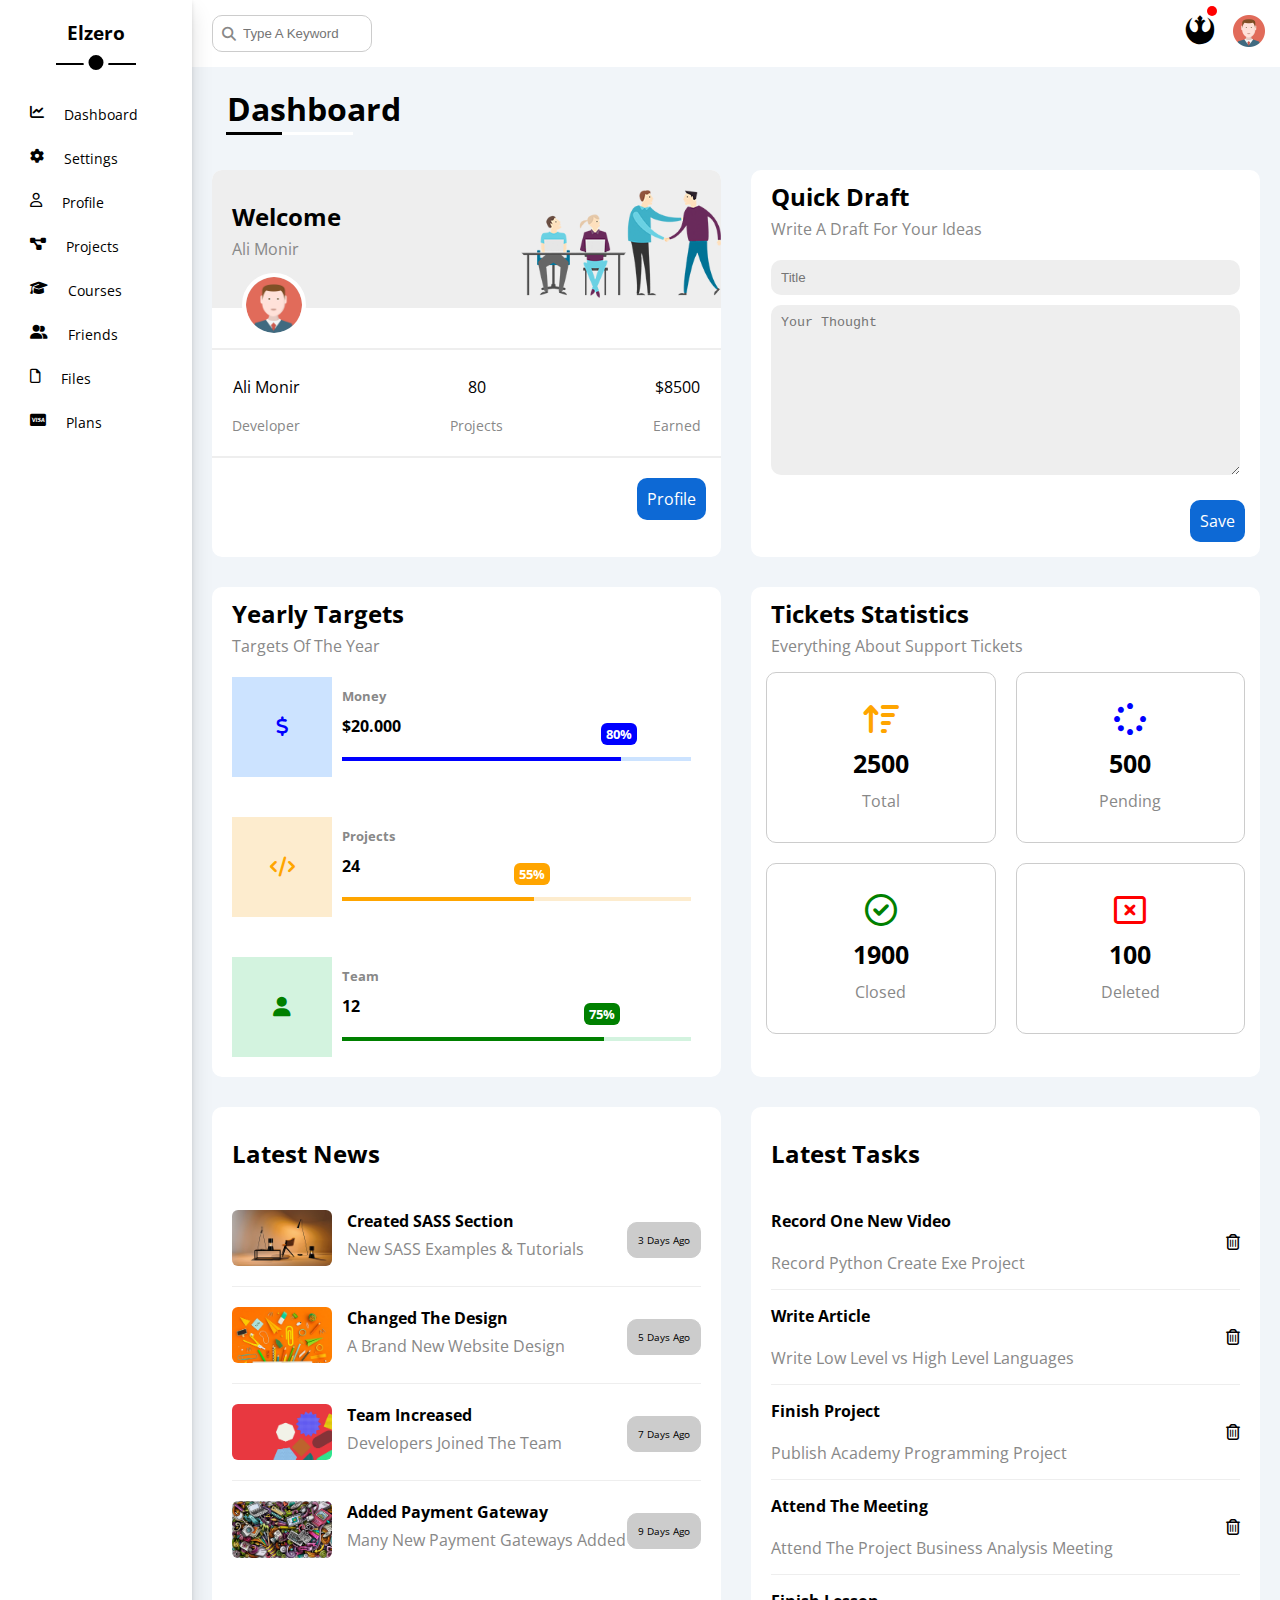
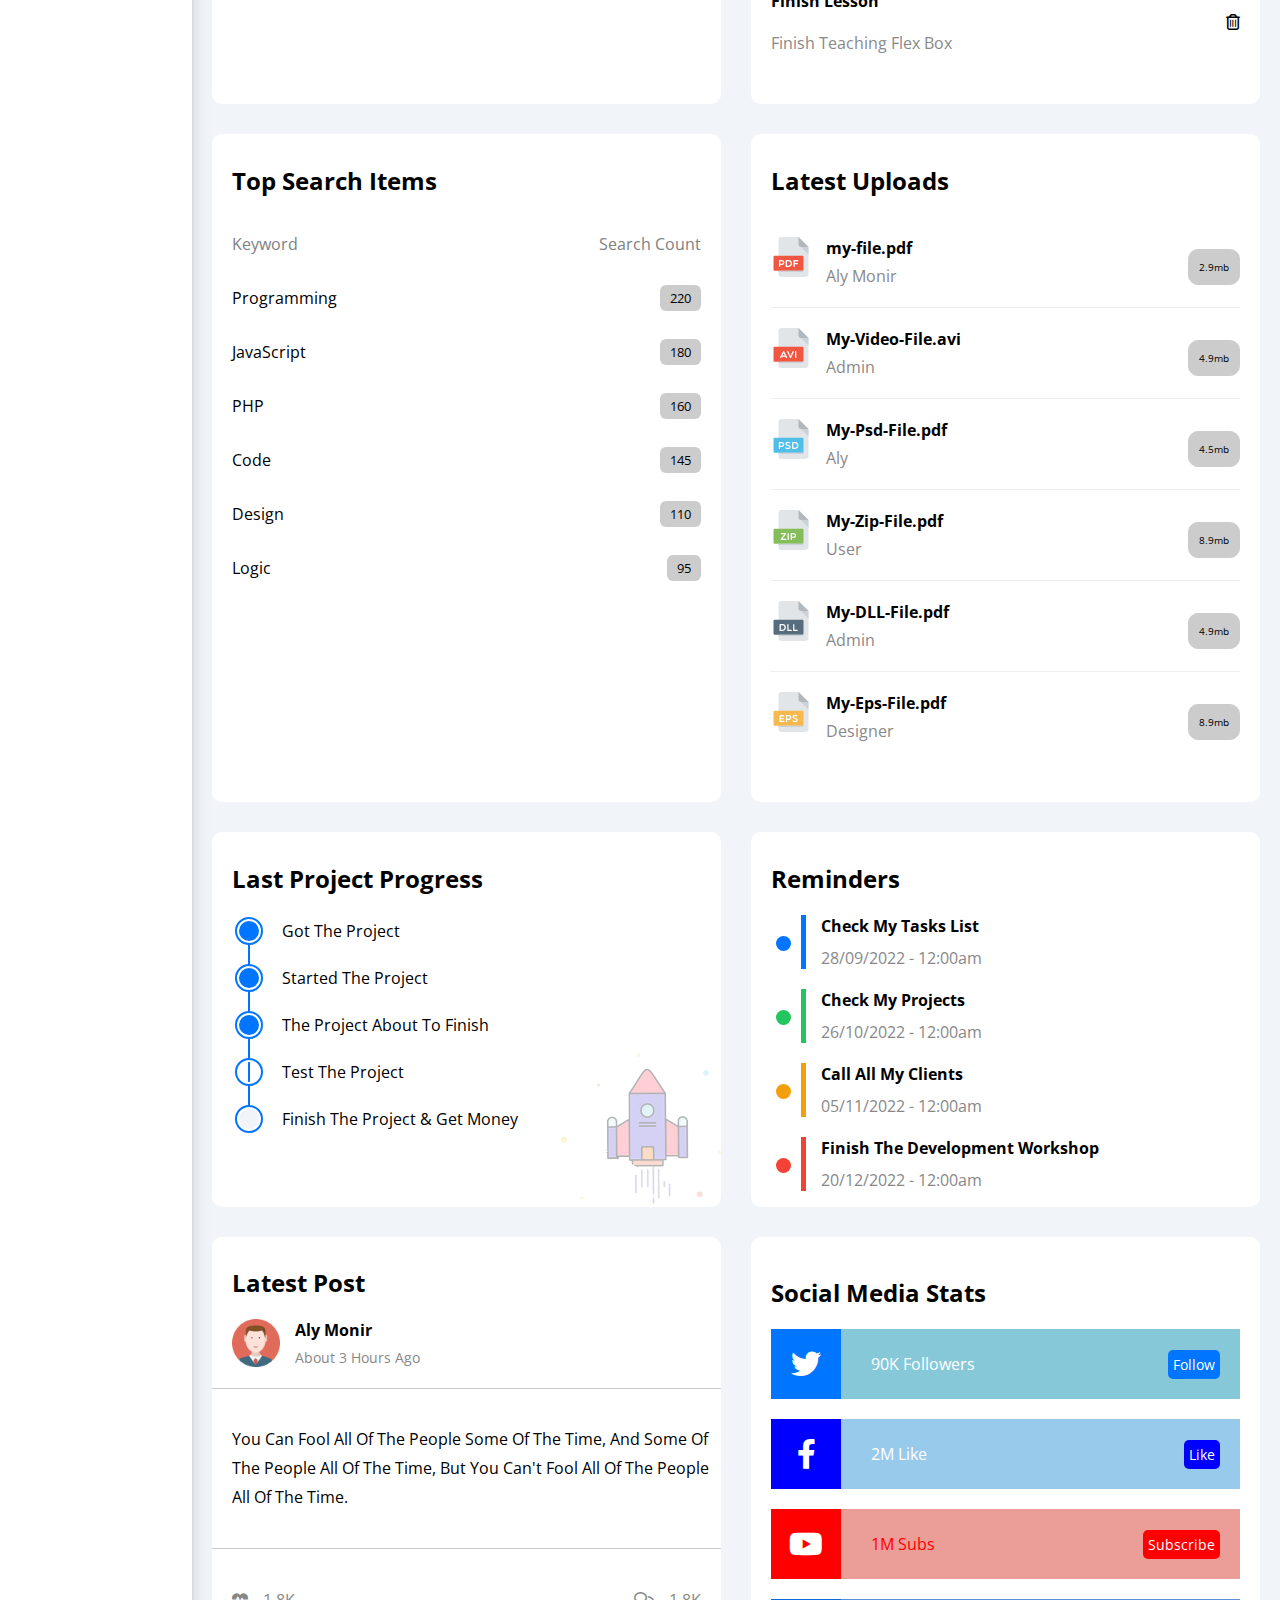
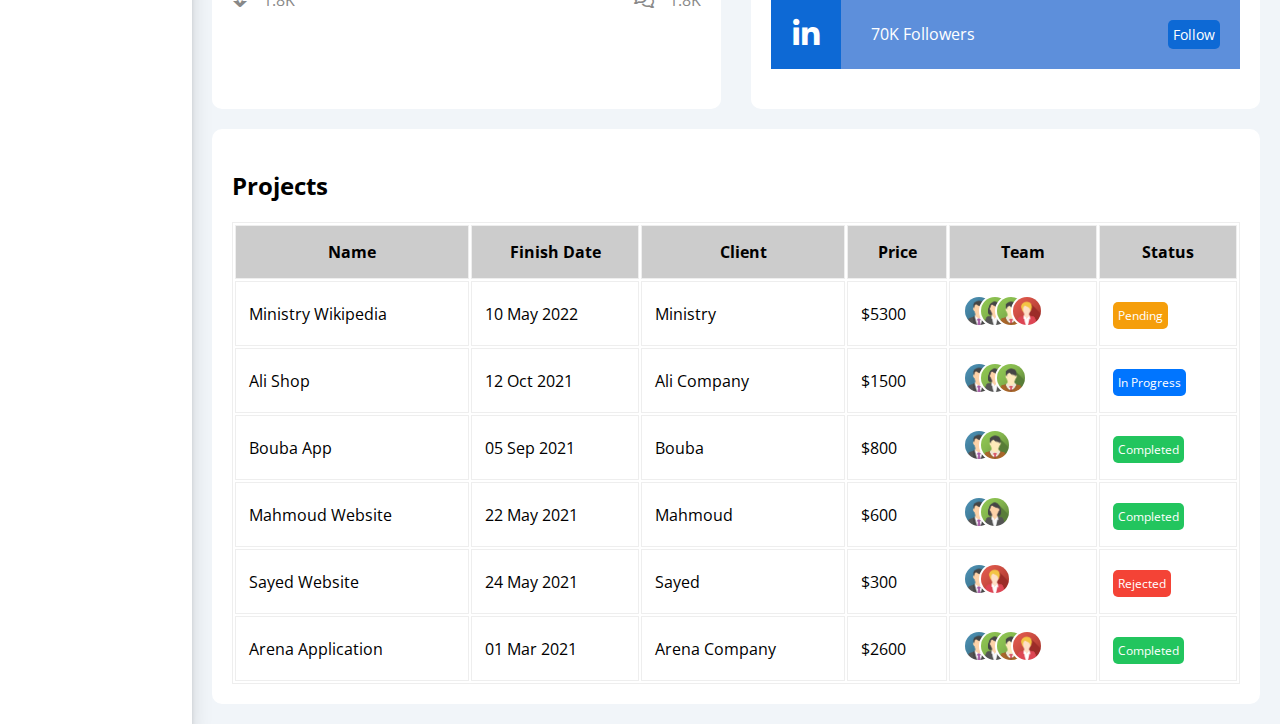
<file: index.html>
<!DOCTYPE html>
<html lang="en">
<head>
    <meta charset="UTF-8">
    <meta http-equiv="X-UA-Compatible" content="IE=edge">
    <meta name="viewport" content="width=device-width, initial-scale=1.0">
    <title>Dashboard</title>
    <!-- render all css -->
    <link rel="stylesheet" href="./CSS/all.min.css">
    <!-- fontawesome -->
    <link rel="stylesheet" href="./CSS/all.css">
    <link rel="stylesheet" href="./CSS/framwork.css">
    <link rel="stylesheet" href="./CSS/media.css">
    <!-- google fonnts -->
    <link rel="preconnect" href="https://fonts.googleapis.com" />
    <link rel="preconnect" href="https://fonts.gstatic.com" crossorigin />
    <link href="https://fonts.googleapis.com/css2?family=Open+Sans:wght@300;500&display=swap" rel="stylesheet" />
</head>
<body>
    <div class="page d-flex">
        <div class="sidebar">
            <h3>Elzero</h3>
            <ul>
                <li><a href="index.html"><i class="fas fa-chart-line"></i><span>Dashboard</span></a></li>
                <li><a href="settings.html"><i class="fas fa-cog"></i><span>Settings</span></a></li>
                <li><a href="profile"><i class="far fa-user"></i><span>Profile</span></a></li>
                <li><a href="projects.html"><i class="fas fa-project-diagram"></i><span>Projects</span></a></li>
                <li><a href="courses"><i class="fas fa-graduation-cap"></i><span>Courses</span></a></li>
                <li><a href="friends"><i class="fas fa-user-friends"></i><span>Friends</span></a></li>
                <li><a href="files"><i class="far fa-file"></i><span>Files</span></a></li>
                <li><a href="plans"><i class="fab fa-cc-visa"></i><span>Plans</span></a></li>
            </ul>
        </div>
        <div class="content">
            <header>
                <div class="search">
                    <input type="search" id="#" placeholder="Type A Keyword">
                </div>
                <div class="header-icons">
                    <i class="fab fa-rebel"></i>
                    <img src="./images/avatar.png" alt="">
                </div>
            </header>
                <h1 class="title">Dashboard</h1>
                <!-- content in page -->
                <div class="d-container">
                    <!-- start welcome box -->
                    <div class="welcome">
                        <div class="text">
                            <div class="small-title">
                                <h2 class="small-title-h2">Welcome</h2>
                                <span class="small-title-span">Ali Monir</span>
                            </div>
                            <img src="./images/welcome.png" alt="">
                        </div>
                        <img src="./images/avatar.png" style="height: 64px; width:64px;" alt="">
                        
                        <div class="w-content">
                            <div class="text-2">
                                <p>Ali Monir</p>
                                <span>Developer</span>
                            </div>
                            <div class="text-2">
                                <p>80</p>
                                <span>Projects</span>
                            </div>
                            <div class="text-2">
                                <p>$8500</p>
                                <span>Earned</span>
                            </div>
                        </div>
                        <a href="#">Profile</a>
                    </div>
                    <!-- end welcome box -->
                    <!-- start quick draft -->
                    <div class="draft">
                        <div class="text">
                            <div class="small-title">
                                <h2 class="small-title-h2">Quick Draft</h2>
                                <span class="small-title-span">Write A Draft For Your Ideas</span>
                            </div>
                            <div class="text-area">
                                <input type="text" placeholder="Title">
                                <textarea  id="" cols="30" rows="10" placeholder="Your Thought"></textarea>
                            </div>
                            <a href="#">Save</a>                 
                        </div>
                    </div>
                    <!-- end quick draft -->
                    <!-- start Targets -->
                    <div class="targets">
                        <div class="small-title">
                            <h2 class="small-title-h2">Yearly Targets</h2>
                            <span class="small-title-span">Targets Of The Year</span>
                        </div>
                        <div class="target-raw">
                            <div class="icon-center" style="background-color: rgb(0 117 255 / 20%);">
                                <i class="fas fa-dollar-sign" style="color:blue;"></i>
                            </div>
                            <div class="t-text">
                                <h5>Money</h5>
                                <span>$20.000</span>
                                <div class="progress orange" style="background-color: rgb(0 117 255 / 20%);">
                                    <span style="width: 80%; background-color: blue;" data-width="80%" >
                                        <span style="background-color: blue;">80%</span>
                                    </span>
                                </div>
                            </div>
                        </div>
                        <div class="target-raw">
                            <div class="icon-center" style="background-color: rgb(245 158 11 / 20%);">
                                <i class="fas fa-code" style="color: orange;"></i>
                            </div>
                            <div class="t-text">
                                <h5>Projects</h5>
                                <span>24</span>
                                <div class="progress green" style="background-color: rgb(245 158 11 / 20%);">
                                    <span style="width: 55%; background-color: orange;" data-width="55%">
                                        <span style="background-color: orange;">55%</span>
                                    </span>
                                </div>    
                            </div>
                        </div>
                        <div class="target-raw">
                            <div class="icon-center" style="background-color: rgb(34 197 94 / 20%);">
                                <i class="fas fa-user" style="color: green;"></i>
                            </div>
                            <div class="t-text">
                                <h5>Team</h5>
                                <span>12</span>
                                <div class="progress green" style="background-color: rgb(34 197 94 / 20%);">
                                    <span style="width: 75%; background-color: green;"data-width="75%">
                                        <span style="background-color: green;">75%</span>
                                    </span>
                                </div>
                            </div>
                        </div>
                    </div>
                    <!-- end Targets -->
                    <!-- start static -->
                    <div class="static">
                        <div class="small-title">
                            <h2 class="small-title-h2">Tickets Statistics</h2>
                            <span class="small-title-span">Everything About Support Tickets</span>
                        </div>
                        <div class="static-content">
                            <div class="box">
                                <i class="fa-solid fa-arrow-up-wide-short fa-2x" style="color:orange;"></i>
                                <p>2500</p>
                                <span>Total</span>
                            </div>
                            <div class="box">
                                <i class="fa-solid fa-spinner fa-2x" style="color: blue;"></i>
                                <p>500</p>
                                <span>Pending</span>
                            </div>
                            <div class="box">
                                <i class="fa-regular fa-circle-check fa-2x" style="color: green;"></i>
                                <p>1900</p>
                                <span>Closed</span>
                            </div>
                            <div class="box">
                                <i class="fa-regular fa-rectangle-xmark fa-2x" style="color: red;"></i>
                                <p>100</p>
                                <span>Deleted</span>
                            </div>
                        </div>
                    </div>
                    <!-- end static -->
                    <!-- news -->
                    <div class="news">
                        <h2 class="small-title">Latest News</h2>
                        <div class="big-box">
                        <div class="box">
                            <img src="./images/news-01.png" style="width:100px;">
                            <div class="text">
                                <h3>Created SASS Section</h3>
                                <span>New SASS Examples & Tutorials</span>
                            </div>
                            <span>3 Days Ago</span>
                        </div>
                        <div class="box">
                            <img src="./images/news-02.png" style="width:100px;">
                            <div class="text">
                                <h3>Changed The Design</h3>
                                <span>A Brand New Website Design</span>
                            </div>
                            <span>5 Days Ago</span>
                        </div>
                        <div class="box">
                            <img src="./images/news-03.png" style="width:100px;">
                            <div class="text">
                                <h3>Team Increased</h3>
                                <span> Developers Joined The Team</span>
                            </div>
                            <span>7 Days Ago</span>
                        </div>
                        <div class="box">
                            <img src="./images/news-04.png" style="width:100px;">
                            <div class="text">
                                <h3>Added Payment Gateway</h3>
                                <span>Many New Payment Gateways Added</span>
                            </div>
                            <span>9 Days Ago</span>
                        </div>
                        </div>
                    </div>
                    <!-- end news -->
                    <!-- start latest tasks -->
                    <div class="tasks">
                        <h2 class="small-title">Latest Tasks</h2>
                        <div class="tasks-container">
                            <div class="task-raw">
                                <div class="text">
                                    <h4>Record One New Video</h4>
                                    <p>Record Python Create Exe Project</p>
                                </div>
                                <i class="far fa-trash-alt"></i>                               
                            </div>
                            <div class="task-raw">
                                <div class="text">
                                    <h4>Write Article</h4>
                                    <p>Write Low Level vs High Level Languages</p>
                                </div>
                                <i class="far fa-trash-alt"></i>                               
                            </div>
                            <div class="task-raw">
                                <div class="text">
                                    <h4>Finish Project</h4>
                                    <p>Publish Academy Programming Project</p>
                                </div>
                                <i class="far fa-trash-alt"></i>                               
                            </div>
                            <div class="task-raw">
                                <div class="text">
                                    <h4>Attend The Meeting</h4>
                                    <p>Attend The Project Business Analysis Meeting</p>
                                </div>
                                <i class="far fa-trash-alt"></i>                               
                            </div>
                            <div class="task-raw">
                                <div class="text">
                                    <h4>Finish Lesson</h4>
                                    <p>Finish Teaching Flex Box</p>
                                </div>
                                <i class="far fa-trash-alt"></i>                               
                            </div>
                        </div>
                    </div>
                    <!-- end latest tasks -->
                    <!-- start .top-seaech -->
                    <div class="top-seaech">
                        <h2 class="small-title">Top Search Items</h2>
                        <div class="box">
                            <p style="color: gray;">Keyword</p>
                            <p style="color: gray;">Search Count</p>
                        </div>
                        <div class="box">
                            <p>Programming</p>
                            <span>220</span>
                        </div>
                        <div class="box">
                            <p>JavaScript</p>
                            <span>180</span>
                        </div>
                        <div class="box">
                            <p>PHP</p>
                            <span>160</span>
                        </div>
                        <div class="box">
                            <p>Code</p>
                            <span>145</span>
                        </div>
                        <div class="box">
                            <p>Design</p>
                            <span>110</span>
                        </div>
                        <div class="box">
                            <p>Logic</p>
                            <span>95</span>
                        </div>
                        
                    </div>
                    <!-- end .top-seaech -->
                    <!-- latest uploads -->
                    <div class="uploads">
                        <h2 class="small-title">Latest Uploads</h2>
                        <div class="big-box">
                        <div class="box">
                            <img src="./images/pdf.svg" style="width:40px; height:40px;">
                            <div class="text">
                                <h3>my-file.pdf</h3>
                                <span>Aly Monir</span>
                            </div>
                            <span>2.9mb</span>
                        </div>
                        <div class="box">
                            <img src="./images/avi.svg" style="width:40px; height:40px;">
                            <div class="text">
                                <h3>My-Video-File.avi</h3>
                                <span>Admin</span>
                            </div>
                            <span>4.9mb</span>
                        </div>
                        <div class="box">
                            <img src="./images/psd.svg" style="width:40px; height:40px;">
                            <div class="text">
                                <h3>My-Psd-File.pdf</h3>
                                <span>Aly</span>
                            </div>
                            <span>4.5mb</span>
                        </div>
                        <div class="box">
                            <img src="./images/zip.svg" style="width:40px; height:40px;">
                            <div class="text">
                                <h3>My-Zip-File.pdf</h3>
                                <span>User</span>
                            </div>
                            <span>8.9mb</span>
                        </div>
                        <div class="box">
                            <img src="./images/dll.svg" style="width:40px; height:40px;">
                            <div class="text">
                                <h3>My-DLL-File.pdf</h3>
                                <span>Admin</span>
                            </div>
                            <span>4.9mb</span>
                        </div>
                        <div class="box">
                            <img src="./images/eps.svg" style="width:40px; height:40px;">
                            <div class="text">
                                <h3>My-Eps-File.pdf</h3>
                                <span>Designer</span>
                            </div>
                            <span>8.9mb</span>
                        </div>
                        </div>
                    </div>
                    <!-- end latest uploads -->
                    <!-- start project -->
                    <div class="projects-progress">
                        <h2 class="small-title">Last Project Progress</h2>
                        <img src="./images/project.png" alt="">
                        <ul>
                            <li class="color">Got The Project</li>
                            <li class="color">Started The Project</li>
                            <li class="color">The Project About To Finish</li>
                            <li class="done">Test The Project</li>
                            <li class="uncolor">Finish The Project & Get Money</li>
                        </ul>
                    </div>
                    <!-- end project -->
                    <!-- remember -->
                    <div class="reminders">
                        <h2 class="small-title">Reminders</h2>
                        <ul>
                            <li class="blue"><span>Check My Tasks List</span> <span>28/09/2022 - 12:00am</span></li>
                            <li class="green"><span>Check My Projects</span> <span>26/10/2022 - 12:00am</span></li>
                            <li class="orange"><span>Call All My Clients</span> <span>05/11/2022 - 12:00am</span></li>
                            <li class="red"><span>Finish The Development Workshop</span> <span>20/12/2022 - 12:00am</span></li>
                        </ul>
                    </div>
                    <!-- end remember -->
                    <!--Latest Post-->
                    <div class="post">
                        <h2 class="small-title">Latest Post</h2>
                        <div class="text">
                            <img src="./images/avatar.png" alt="">
                            <div class="post-title">
                                <span>Aly Monir</span>
                                <span>About 3 Hours Ago</span>
                            </div>
                        </div>
                        <div class="post-content">
                            <p>You Can Fool All Of The People Some Of The Time, And Some Of The People All Of The Time, But You Can't Fool All Of The People All Of The Time.</p>
                        </div>
                        <div class="post-icon">
                            <span><i class="fas fa-heartbeat"></i>1.8K</span>
                            <span><i class="far fa-comments"></i>1.8K</span>
                        </div>
                    </div>
                    <!-- end Latest Post-->
                    <!-- Social Media Stats -->
                    <div class="social-media">
                        <h2 >Social Media Stats</h2>
                        <div class="raw twitter">
                            <i class="fa-brands fa-twitter"></i>
                            <div class="text">
                                <p>90K Followers</p>
                                <a href="#">Follow</a>
                            </div>
                        </div>
                        <div class="raw facebook">
                            <i class="fab fa-facebook-f"></i>
                            <div class="text">
                                <p>2M Like</p>
                                <a href="#">Like</a>
                            </div>
                        </div>
                        <div class="raw youtube">
                            <i class="fab fa-youtube"></i>
                            <div class="text">
                                <p>1M Subs</p>
                                <a href="#">Subscribe</a>
                            </div>
                        </div>
                        <div class="raw linkedin">
                            <i class="fab fa-linkedin-in"></i>
                            <div class="text">
                                <p>70K Followers</p>
                                <a href="#">Follow</a>
                            </div>
                        </div>
                    </div>
                    <!-- end Social Media Stats -->
                    
                    </div>
                    <!-- Projects table -->
        <div class="projects-table">
            <h2>Projects</h2>
            <table>
            <thead>
                <tr>
                    <th>Name</th>
                    <th>Finish Date</th>
                    <th>Client</th>
                    <th>Price</th>
                    <th>Team</th>
                    <th>Status</th>
                </tr>
            </thead>
            <tbody>
                <tr>
                    <td>Ministry Wikipedia</td>
                    <td>10 May 2022</td>
                    <td>Ministry</td>
                    <td>$5300</td>
                    <td><img src="./images/team-01.png" alt="">
                        <img src="./images/team-02.png" alt="">
                        <img src="./images/team-03.png" alt="">
                        <img src="./images/team-05.png" alt="">
                    </td>
                    <td class="orange"><span>Pending</span></td>
                </tr>
                <tr>
                    <td>Ali Shop</td>
                    <td>12 Oct 2021</td>
                    <td>Ali Company</td>
                    <td>$1500</td>
                    <td><img src="./images/team-01.png" alt="">
                        <img src="./images/team-02.png" alt="">
                        <img src="./images/team-03.png" alt="">
                    </td>
                    <td class="blue"><span>In Progress</span></td>
                </tr>
                <tr>
                    <td>Bouba App</td>
                    <td>05 Sep 2021</td>
                    <td>Bouba</td>
                    <td>$800</td>
                    <td><img src="./images/team-01.png" alt="">
                        <img src="./images/team-03.png" alt="">
                    </td>
                    <td class="green"><span>Completed</span></td>
                </tr>
                <tr>
                    <td>Mahmoud Website</td>
                    <td>22 May 2021</td>
                    <td>Mahmoud</td>
                    <td>$600</td>
                    <td><img src="./images/team-01.png" alt="">
                        <img src="./images/team-02.png" alt="">
                    </td>
                    <td class="green"><span>Completed</span></td>
                </tr>
                <tr>
                    <td>Sayed Website</td>
                    <td>24 May 2021</td>
                    <td>Sayed</td>
                    <td>$300</td>
                    <td><img src="./images/team-01.png" alt="">
                        <img src="./images/team-05.png" alt="">
                    </td>
                    <td class="red"><span>Rejected</span></td>
                </tr>
                <tr>
                    <td>Arena Application</td>
                    <td>01 Mar 2021	</td>
                    <td>Arena Company</td>
                    <td>$2600</td>
                    <td><img src="./images/team-01.png" alt="">
                        <img src="./images/team-02.png" alt="">
                        <img src="./images/team-03.png" alt="">
                        <img src="./images/team-05.png" alt="">
                    </td>
                    <td class="green"><span>Completed</span></td>
                </tr>
            </tbody>
            </table>
                    <!-- end Projects table -->
                </div>
             </div>
        </div>
    </div>
</body>
</html>
</file>
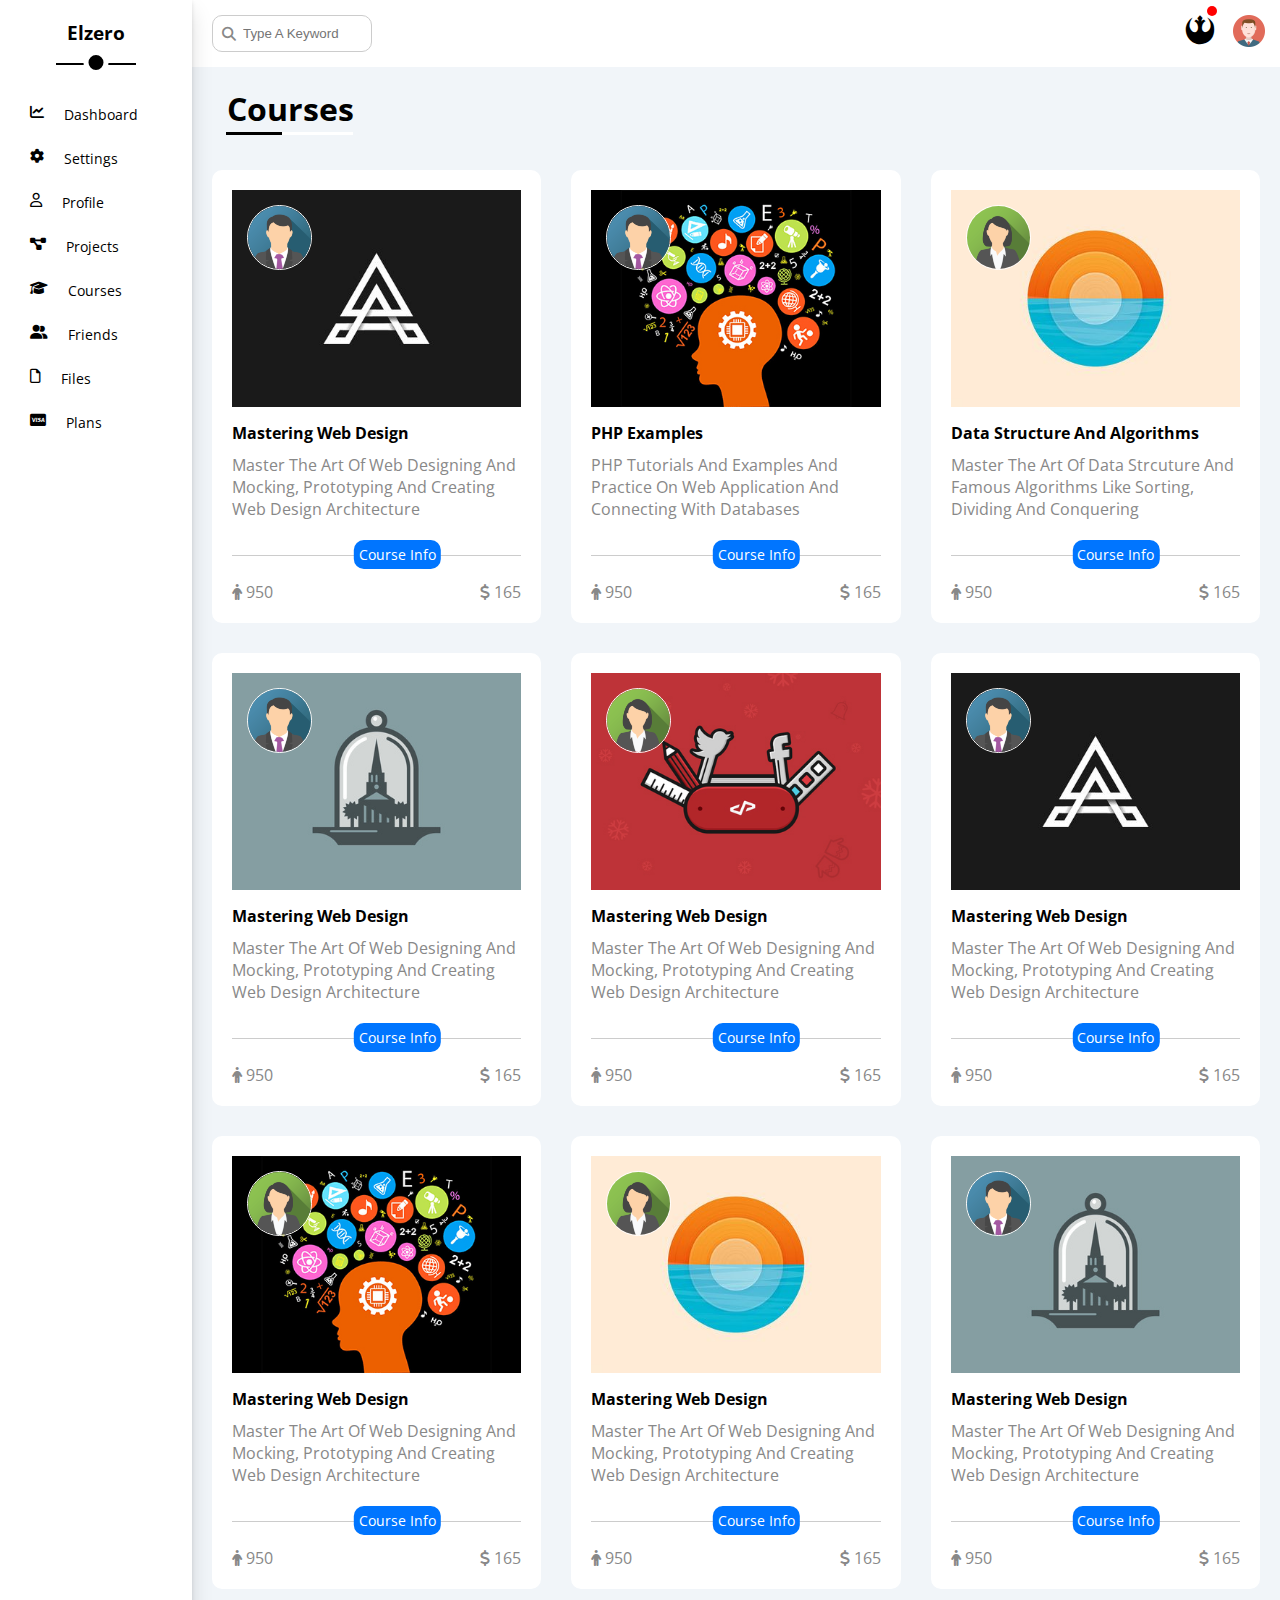
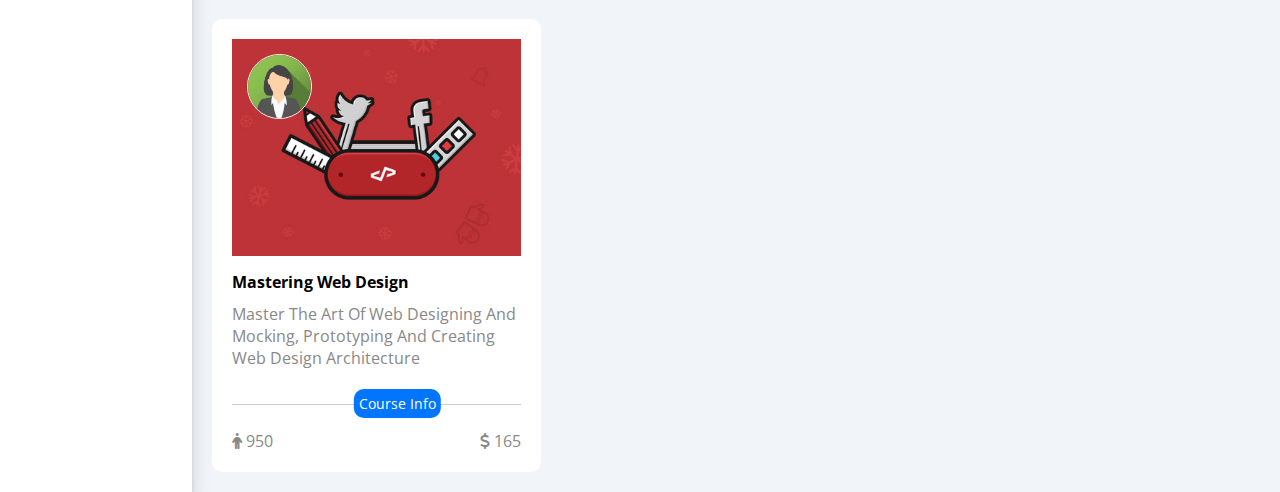
<file: courses.html>
<!DOCTYPE html>
<html lang="en">
<head>
    <meta charset="UTF-8">
    <meta http-equiv="X-UA-Compatible" content="IE=edge">
    <meta name="viewport" content="width=device-width, initial-scale=1.0">
    <title>Courses</title>
    <!-- render all css -->
    <link rel="stylesheet" href="./CSS/all.min.css">
    <!-- fontawesome -->
    <link rel="stylesheet" href="./CSS/courses.css">
    <link rel="stylesheet" href="./CSS/framwork.css">
    <link rel="stylesheet" href="./CSS/media.css">
    <!-- google fonnts -->
    <link rel="preconnect" href="https://fonts.googleapis.com" />
    <link rel="preconnect" href="https://fonts.gstatic.com" crossorigin />
    <link href="https://fonts.googleapis.com/css2?family=Open+Sans:wght@300;500&display=swap" rel="stylesheet" />
</head>
<body>
    <div class="page d-flex">
        <div class="sidebar">
            <h3>Elzero</h3>
            <ul>
                <li><a href="index.html"><i class="fas fa-chart-line"></i><span>Dashboard</span></a></li>
                <li><a href="settings.html"><i class="fas fa-cog"></i><span>Settings</span></a></li>
                <li><a href="profile.html"><i class="far fa-user"></i><span>Profile</span></a></li>
                <li><a href="projects.html"><i class="fas fa-project-diagram"></i><span>Projects</span></a></li>
                <li><a href="courses.html"><i class="fas fa-graduation-cap"></i><span>Courses</span></a></li>
                <li><a href="friends.html"><i class="fas fa-user-friends"></i><span>Friends</span></a></li>
                <li><a href="files.html"><i class="far fa-file"></i><span>Files</span></a></li>
                <li><a href="plans.html"><i class="fab fa-cc-visa"></i><span>Plans</span></a></li>
            </ul>
        </div>
        <div class="content">
            <header>
                <div class="search">
                    <input type="search" id="#" placeholder="Type A Keyword">
                </div>
                <div class="header-icons">
                    <i class="fab fa-rebel"></i>
                    <img src="./images/avatar.png" alt="">
                </div>
            </header>
                <h1 class="title">Courses</h1>
                <!-- content in page -->
                <div class="c-container">
                    <div class="courses">
                            <div class="image-holder">
                                <img class="ground" src="./images/course-01.jpg">
                                <img class="avatr" src="./images/team-01.png" alt="">
                            </div>
                            <div class="text">
                                <h4>Mastering Web Design</h4>
                                <p>Master The Art Of Web Designing And Mocking, Prototyping And Creating Web Design Architecture</p>
                                <span class="blue">Course Info</span>
                            </div>
                            <div class="footer">
                                <span><i class="fas fa-male"></i> 950</span>
                                <span><i class="fas fa-dollar-sign"></i> 165</span>
                            </div>
                    </div>
                    <div class="courses">
                            <div class="image-holder">
                                <img class="ground" src="./images/course-02.jpg">
                                <img class="avatr" src="./images/team-01.png" alt="">
                            </div>
                            <div class="text">
                                <h4>PHP Examples</h4>
                                <p>PHP Tutorials And Examples And Practice On Web Application And Connecting With Databases</p>
                                <span class="blue">Course Info</span>
                            </div>
                            <div class="footer">
                                <span><i class="fas fa-male"></i> 950</span>
                                <span><i class="fas fa-dollar-sign"></i> 165</span>
                            </div>
                    </div>
                    <div class="courses">
                            <div class="image-holder">
                                <img class="ground" src="./images/course-03.jpg">
                                <img class="avatr" src="./images/team-02.png" alt="">
                            </div>
                            <div class="text">
                                <h4>Data Structure And Algorithms</h4>
                                <p>Master The Art Of Data Strcuture And Famous Algorithms Like Sorting, Dividing And Conquering</p>
                                <span class="blue">Course Info</span>
                            </div>
                            <div class="footer">
                                <span><i class="fas fa-male"></i> 950</span>
                                <span><i class="fas fa-dollar-sign"></i> 165</span>
                            </div>
                    </div>
                    <div class="courses">
                            <div class="image-holder">
                                <img class="ground" src="./images/course-04.jpg">
                                <img class="avatr" src="./images/team-01.png" alt="">
                            </div>
                            <div class="text">
                                <h4>Mastering Web Design</h4>
                                <p>Master The Art Of Web Designing And Mocking, Prototyping And Creating Web Design Architecture</p>
                                <span class="blue">Course Info</span>
                            </div>
                            <div class="footer">
                                <span><i class="fas fa-male"></i> 950</span>
                                <span><i class="fas fa-dollar-sign"></i> 165</span>
                            </div>
                    </div>
                    <div class="courses">
                            <div class="image-holder">
                                <img class="ground" src="./images/course-05.jpg">
                                <img class="avatr" src="./images/team-02.png" alt="">
                            </div>
                            <div class="text">
                                <h4>Mastering Web Design</h4>
                                <p>Master The Art Of Web Designing And Mocking, Prototyping And Creating Web Design Architecture</p>
                                <span class="blue">Course Info</span>
                            </div>
                            <div class="footer">
                                <span><i class="fas fa-male"></i> 950</span>
                                <span><i class="fas fa-dollar-sign"></i> 165</span>
                            </div>
                    </div>
                    <div class="courses">
                            <div class="image-holder">
                                <img class="ground" src="./images/course-01.jpg">
                                <img class="avatr" src="./images/team-01.png" alt="">
                            </div>
                            <div class="text">
                                <h4>Mastering Web Design</h4>
                                <p>Master The Art Of Web Designing And Mocking, Prototyping And Creating Web Design Architecture</p>
                                <span class="blue">Course Info</span>
                            </div>
                            <div class="footer">
                                <span><i class="fas fa-male"></i> 950</span>
                                <span><i class="fas fa-dollar-sign"></i> 165</span>
                            </div>
                    </div>
                    <div class="courses">
                            <div class="image-holder">
                                <img class="ground" src="./images/course-02.jpg">
                                <img class="avatr" src="./images/team-02.png" alt="">
                            </div>
                            <div class="text">
                                <h4>Mastering Web Design</h4>
                                <p>Master The Art Of Web Designing And Mocking, Prototyping And Creating Web Design Architecture</p>
                                <span class="blue">Course Info</span>
                            </div>
                            <div class="footer">
                                <span><i class="fas fa-male"></i> 950</span>
                                <span><i class="fas fa-dollar-sign"></i> 165</span>
                            </div>
                    </div>
                    <div class="courses">
                            <div class="image-holder">
                                <img class="ground" src="./images/course-03.jpg">
                                <img class="avatr" src="./images/team-02.png" alt="">
                            </div>
                            <div class="text">
                                <h4>Mastering Web Design</h4>
                                <p>Master The Art Of Web Designing And Mocking, Prototyping And Creating Web Design Architecture</p>
                                <span class="blue">Course Info</span>
                            </div>
                            <div class="footer">
                                <span><i class="fas fa-male"></i> 950</span>
                                <span><i class="fas fa-dollar-sign"></i> 165</span>
                            </div>
                    </div>
                    <div class="courses">
                            <div class="image-holder">
                                <img class="ground" src="./images/course-04.jpg">
                                <img class="avatr" src="./images/team-01.png" alt="">
                            </div>
                            <div class="text">
                                <h4>Mastering Web Design</h4>
                                <p>Master The Art Of Web Designing And Mocking, Prototyping And Creating Web Design Architecture</p>
                                <span class="blue">Course Info</span>
                            </div>
                            <div class="footer">
                                <span><i class="fas fa-male"></i> 950</span>
                                <span><i class="fas fa-dollar-sign"></i> 165</span>
                            </div>
                    </div>
                    <div class="courses">
                            <div class="image-holder">
                                <img class="ground" src="./images/course-05.jpg">
                                <img class="avatr" src="./images/team-02.png" alt="">
                            </div>
                            <div class="text">
                                <h4>Mastering Web Design</h4>
                                <p>Master The Art Of Web Designing And Mocking, Prototyping And Creating Web Design Architecture</p>
                                <span class="blue">Course Info</span>
                            </div>
                            <div class="footer">
                                <span><i class="fas fa-male"></i> 950</span>
                                <span><i class="fas fa-dollar-sign"></i> 165</span>
                            </div>
                    </div>
                    <!-- end courses-->
                </div>
        </div>
    </div>

</body>
</html>
</file>
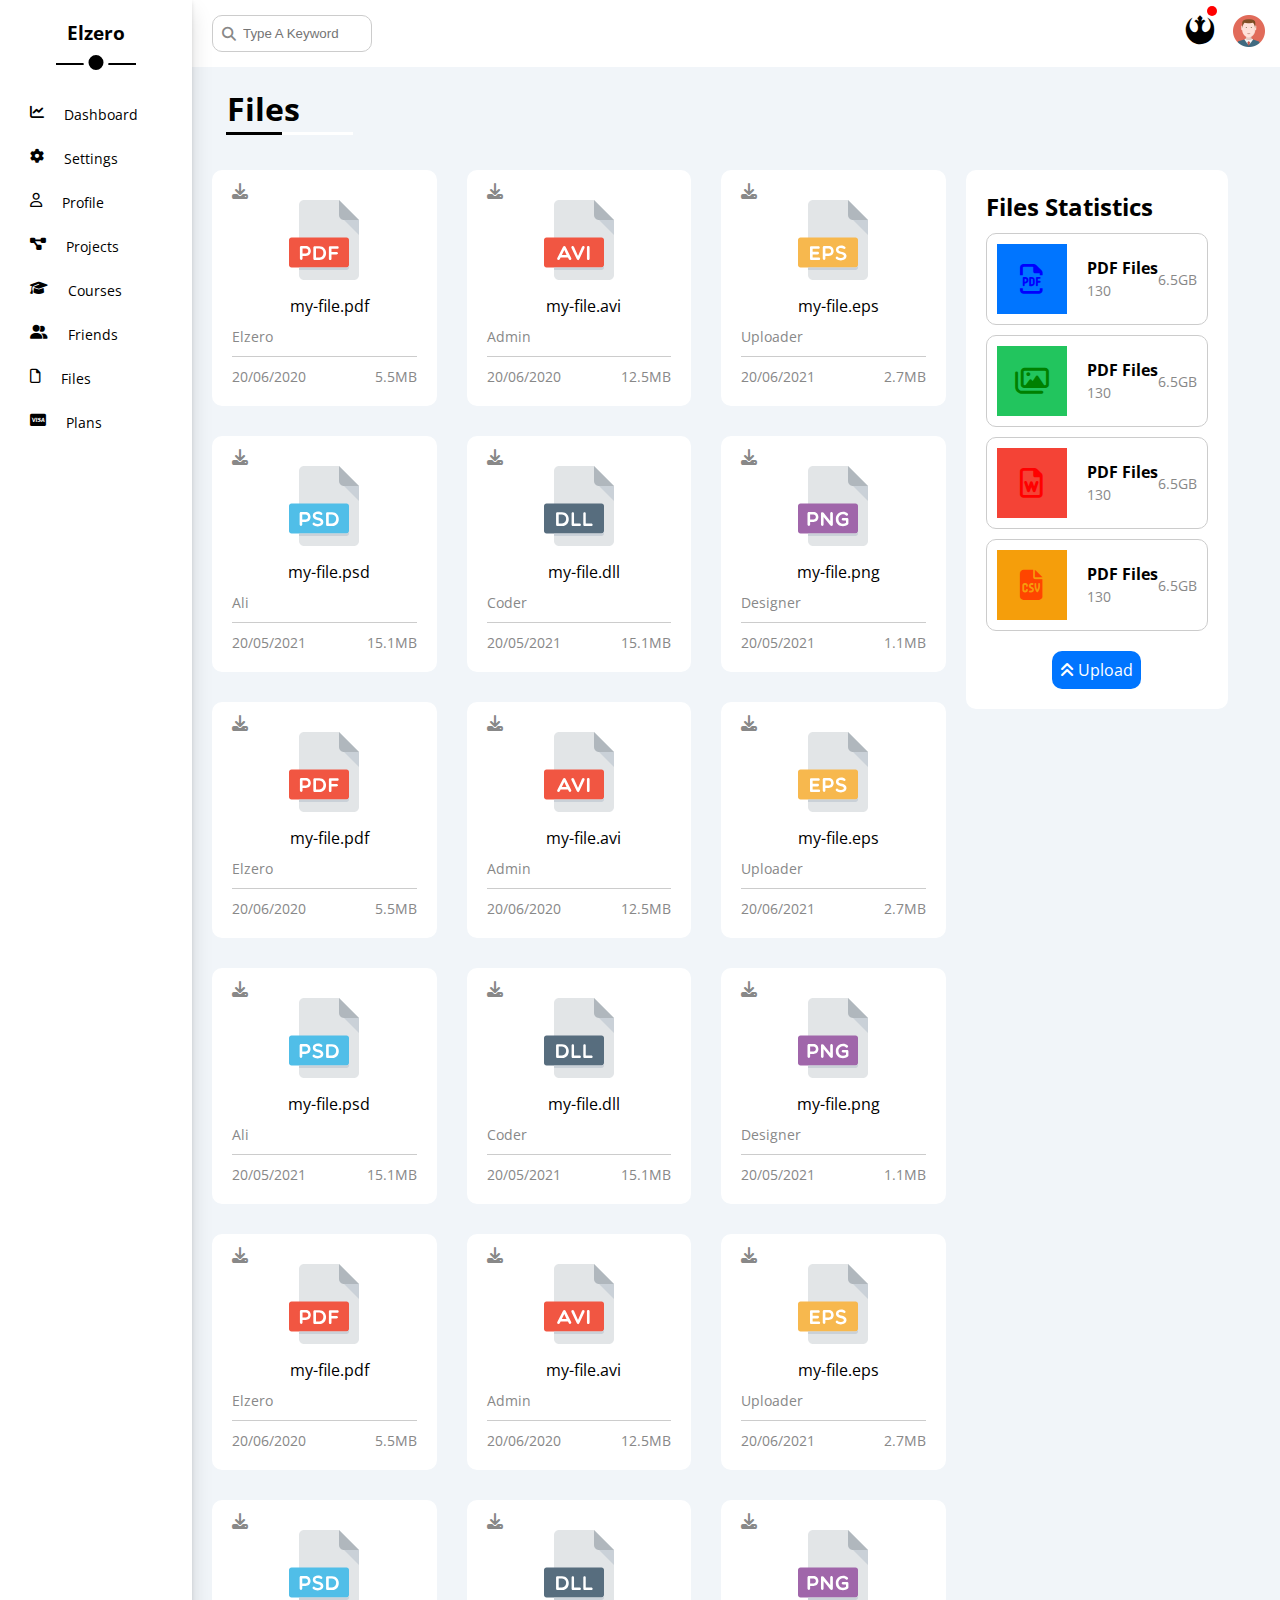
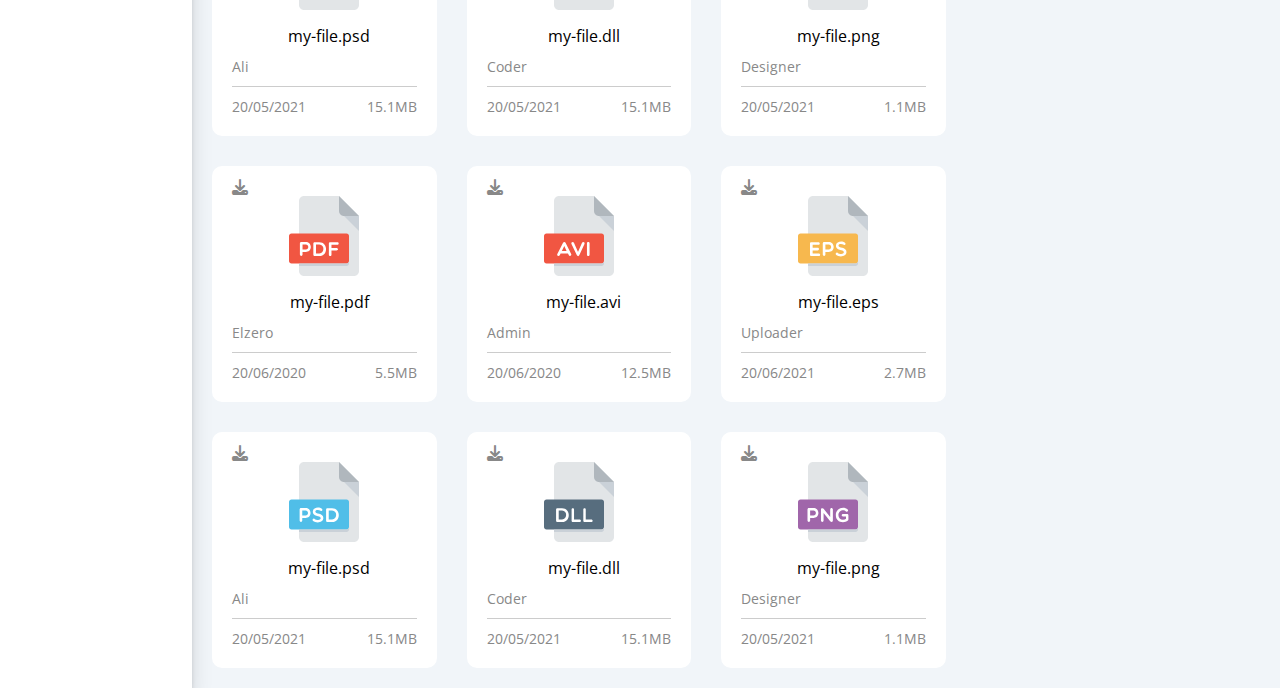
<file: files.html>
<!DOCTYPE html>
<html lang="en">
<head>
    <meta charset="UTF-8">
    <meta http-equiv="X-UA-Compatible" content="IE=edge">
    <meta name="viewport" content="width=device-width, initial-scale=1.0">
    <title>Files</title>
    <!-- render all css -->
    <link rel="stylesheet" href="./CSS/all.min.css">
    <!-- fontawesome -->
    <link rel="stylesheet" href="./CSS/files.css">
    <link rel="stylesheet" href="./CSS/framwork.css">
    <link rel="stylesheet" href="./CSS/media.css">
    <!-- google fonnts -->
    <link rel="preconnect" href="https://fonts.googleapis.com" />
    <link rel="preconnect" href="https://fonts.gstatic.com" crossorigin />
    <link href="https://fonts.googleapis.com/css2?family=Open+Sans:wght@300;500&display=swap" rel="stylesheet" />
</head>
<body>
    <div class="page d-flex">
        <div class="sidebar">
            <h3>Elzero</h3>
            <ul>
                <li><a href="index.html"><i class="fas fa-chart-line"></i><span>Dashboard</span></a></li>
                <li><a href="settings.html"><i class="fas fa-cog"></i><span>Settings</span></a></li>
                <li><a href="profile.html"><i class="far fa-user"></i><span>Profile</span></a></li>
                <li><a href="projects.html"><i class="fas fa-project-diagram"></i><span>Projects</span></a></li>
                <li><a href="courses.html"><i class="fas fa-graduation-cap"></i><span>Courses</span></a></li>
                <li><a href="friends.html"><i class="fas fa-user-friends"></i><span>Friends</span></a></li>
                <li><a href="files.html"><i class="far fa-file"></i><span>Files</span></a></li>
                <li><a href="plans.html"><i class="fab fa-cc-visa"></i><span>Plans</span></a></li>
            </ul>
        </div>
        <div class="content">
            <header>
                <div class="search">
                    <input type="search" id="#" placeholder="Type A Keyword">
                </div>
                <div class="header-icons">
                    <i class="fab fa-rebel"></i>
                    <img src="./images/avatar.png" alt="">
                </div>
            </header>
                <h1 class="title">Files</h1>
                <!-- content in page -->
                <div class="files-container">
                    <div class="files">
                        <div class="box">
                            <div class="icon"><i class="fa-solid fa-download"></i></div>
                            <div class="image-holder">
                                <img src="./images/pdf.svg" alt="">
                                <span>my-file.pdf</span>
                            </div>
                            <span class="name">Elzero</span>
                            <div class="footer">
                                <span >20/06/2020</span>
                                <span >5.5MB</span>
                            </div>
                        </div>
                        <div class="box">
                            <div class="icon"><i class="fa-solid fa-download"></i></div>
                            <div class="image-holder">
                                <img src="./images/avi.svg" alt="">
                                <span>my-file.avi</span>
                            </div>
                            <span class="name">Admin</span>
                            <div class="footer">
                                <span >20/06/2020</span>
                                <span >12.5MB</span>
                            </div>
                        </div>
                        <div class="box">
                            <div class="icon"><i class="fa-solid fa-download"></i></div>
                            <div class="image-holder">
                                <img src="./images/eps.svg" alt="">
                                <span>my-file.eps</span>
                            </div>
                            <span class="name">Uploader</span>
                            <div class="footer">
                                <span >20/06/2021</span>
                                <span >2.7MB</span>
                            </div>
                        </div>
                        <div class="box">
                            <div class="icon"><i class="fa-solid fa-download"></i></div>
                            <div class="image-holder">
                                <img src="./images/psd.svg" alt="">
                                <span>my-file.psd</span>
                            </div>
                            <span class="name">Ali</span>
                            <div class="footer">
                                <span >20/05/2021</span>
                                <span >15.1MB</span>
                            </div>
                        </div>
                        <div class="box">
                            <div class="icon"><i class="fa-solid fa-download"></i></div>
                            <div class="image-holder">
                                <img src="./images/dll.svg" alt="">
                                <span>my-file.dll</span>
                            </div>
                            <span class="name">Coder</span>
                            <div class="footer">
                                <span >20/05/2021</span>
                                <span >15.1MB</span>
                            </div>
                        </div>
                        <div class="box">
                            <div class="icon"><i class="fa-solid fa-download"></i></div>
                            <div class="image-holder">
                                <img src="./images/png.svg" alt="">
                                <span>my-file.png</span>
                            </div>
                            <span class="name">Designer</span>
                            <div class="footer">
                                <span >20/05/2021</span>
                                <span >1.1MB</span>
                            </div>
                        </div>
                        <div class="box">
                            <div class="icon"><i class="fa-solid fa-download"></i></div>
                            <div class="image-holder">
                                <img src="./images/pdf.svg" alt="">
                                <span>my-file.pdf</span>
                            </div>
                            <span class="name">Elzero</span>
                            <div class="footer">
                                <span >20/06/2020</span>
                                <span >5.5MB</span>
                            </div>
                        </div>
                        <div class="box">
                            <div class="icon"><i class="fa-solid fa-download"></i></div>
                            <div class="image-holder">
                                <img src="./images/avi.svg" alt="">
                                <span>my-file.avi</span>
                            </div>
                            <span class="name">Admin</span>
                            <div class="footer">
                                <span >20/06/2020</span>
                                <span >12.5MB</span>
                            </div>
                        </div>
                        <div class="box">
                            <div class="icon"><i class="fa-solid fa-download"></i></div>
                            <div class="image-holder">
                                <img src="./images/eps.svg" alt="">
                                <span>my-file.eps</span>
                            </div>
                            <span class="name">Uploader</span>
                            <div class="footer">
                                <span >20/06/2021</span>
                                <span >2.7MB</span>
                            </div>
                        </div>
                        <div class="box">
                            <div class="icon"><i class="fa-solid fa-download"></i></div>
                            <div class="image-holder">
                                <img src="./images/psd.svg" alt="">
                                <span>my-file.psd</span>
                            </div>
                            <span class="name">Ali</span>
                            <div class="footer">
                                <span >20/05/2021</span>
                                <span >15.1MB</span>
                            </div>
                        </div>
                        <div class="box">
                            <div class="icon"><i class="fa-solid fa-download"></i></div>
                            <div class="image-holder">
                                <img src="./images/dll.svg" alt="">
                                <span>my-file.dll</span>
                            </div>
                            <span class="name">Coder</span>
                            <div class="footer">
                                <span >20/05/2021</span>
                                <span >15.1MB</span>
                            </div>
                        </div>
                        <div class="box">
                            <div class="icon"><i class="fa-solid fa-download"></i></div>
                            <div class="image-holder">
                                <img src="./images/png.svg" alt="">
                                <span>my-file.png</span>
                            </div>
                            <span class="name">Designer</span>
                            <div class="footer">
                                <span >20/05/2021</span>
                                <span >1.1MB</span>
                            </div>
                        </div>
                        <div class="box">
                            <div class="icon"><i class="fa-solid fa-download"></i></div>
                            <div class="image-holder">
                                <img src="./images/pdf.svg" alt="">
                                <span>my-file.pdf</span>
                            </div>
                            <span class="name">Elzero</span>
                            <div class="footer">
                                <span >20/06/2020</span>
                                <span >5.5MB</span>
                            </div>
                        </div>
                        <div class="box">
                            <div class="icon"><i class="fa-solid fa-download"></i></div>
                            <div class="image-holder">
                                <img src="./images/avi.svg" alt="">
                                <span>my-file.avi</span>
                            </div>
                            <span class="name">Admin</span>
                            <div class="footer">
                                <span >20/06/2020</span>
                                <span >12.5MB</span>
                            </div>
                        </div>
                        <div class="box">
                            <div class="icon"><i class="fa-solid fa-download"></i></div>
                            <div class="image-holder">
                                <img src="./images/eps.svg" alt="">
                                <span>my-file.eps</span>
                            </div>
                            <span class="name">Uploader</span>
                            <div class="footer">
                                <span >20/06/2021</span>
                                <span >2.7MB</span>
                            </div>
                        </div>
                        <div class="box">
                            <div class="icon"><i class="fa-solid fa-download"></i></div>
                            <div class="image-holder">
                                <img src="./images/psd.svg" alt="">
                                <span>my-file.psd</span>
                            </div>
                            <span class="name">Ali</span>
                            <div class="footer">
                                <span >20/05/2021</span>
                                <span >15.1MB</span>
                            </div>
                        </div>
                        <div class="box">
                            <div class="icon"><i class="fa-solid fa-download"></i></div>
                            <div class="image-holder">
                                <img src="./images/dll.svg" alt="">
                                <span>my-file.dll</span>
                            </div>
                            <span class="name">Coder</span>
                            <div class="footer">
                                <span >20/05/2021</span>
                                <span >15.1MB</span>
                            </div>
                        </div>
                        <div class="box">
                            <div class="icon"><i class="fa-solid fa-download"></i></div>
                            <div class="image-holder">
                                <img src="./images/png.svg" alt="">
                                <span>my-file.png</span>
                            </div>
                            <span class="name">Designer</span>
                            <div class="footer">
                                <span >20/05/2021</span>
                                <span >1.1MB</span>
                            </div>
                        </div>
                        <div class="box">
                            <div class="icon"><i class="fa-solid fa-download"></i></div>
                            <div class="image-holder">
                                <img src="./images/pdf.svg" alt="">
                                <span>my-file.pdf</span>
                            </div>
                            <span class="name">Elzero</span>
                            <div class="footer">
                                <span >20/06/2020</span>
                                <span >5.5MB</span>
                            </div>
                        </div>
                        <div class="box">
                            <div class="icon"><i class="fa-solid fa-download"></i></div>
                            <div class="image-holder">
                                <img src="./images/avi.svg" alt="">
                                <span>my-file.avi</span>
                            </div>
                            <span class="name">Admin</span>
                            <div class="footer">
                                <span >20/06/2020</span>
                                <span >12.5MB</span>
                            </div>
                        </div>
                        <div class="box">
                            <div class="icon"><i class="fa-solid fa-download"></i></div>
                            <div class="image-holder">
                                <img src="./images/eps.svg" alt="">
                                <span>my-file.eps</span>
                            </div>
                            <span class="name">Uploader</span>
                            <div class="footer">
                                <span >20/06/2021</span>
                                <span >2.7MB</span>
                            </div>
                        </div>
                        <div class="box">
                            <div class="icon"><i class="fa-solid fa-download"></i></div>
                            <div class="image-holder">
                                <img src="./images/psd.svg" alt="">
                                <span>my-file.psd</span>
                            </div>
                            <span class="name">Ali</span>
                            <div class="footer">
                                <span >20/05/2021</span>
                                <span >15.1MB</span>
                            </div>
                        </div>
                        <div class="box">
                            <div class="icon"><i class="fa-solid fa-download"></i></div>
                            <div class="image-holder">
                                <img src="./images/dll.svg" alt="">
                                <span>my-file.dll</span>
                            </div>
                            <span class="name">Coder</span>
                            <div class="footer">
                                <span >20/05/2021</span>
                                <span >15.1MB</span>
                            </div>
                        </div>
                        <div class="box">
                            <div class="icon"><i class="fa-solid fa-download"></i></div>
                            <div class="image-holder">
                                <img src="./images/png.svg" alt="">
                                <span>my-file.png</span>
                            </div>
                            <span class="name">Designer</span>
                            <div class="footer">
                                <span >20/05/2021</span>
                                <span >1.1MB</span>
                            </div>
                        </div>
                       
                    </div>
                    <!-- start Files Statistics -->
                    <div class="Statistics">
                        <h2 class="s-title-h2">Files Statistics</h2>
                        <div class="box">
                            <div class="icon blue">
                                <i class="fa-regular fa-file-pdf"></i>
                            </div>
                            <div class="content">
                                <div class="text">
                                    <h3>PDF Files</h3>
                                    <span>130</span>
                                </div>
                                <span class="gray">6.5GB</span>
                            </div>
                        </div>
                    
                        <div class="box">
                            <div class="icon green">
                                <i class="fa-regular fa-images"></i>
                            </div>
                            <div class="content">
                                <div class="text">
                                    <h3>PDF Files</h3>
                                    <span>130</span>
                                </div>
                                <span class="gray">6.5GB</span>
                            </div>
                        </div>
                    
                        <div class="box">
                            <div class="icon red">
                                <i class="fa-regular fa-file-word"></i>
                            </div>
                            <div class="content">
                                <div class="text">
                                    <h3>PDF Files</h3>
                                    <span>130</span>
                                </div>
                                <span class="gray">6.5GB</span>
                            </div>
                        </div>
                    
                        <div class="box">
                            <div class="icon orange">
                                <i class="fa-solid fa-file-csv"></i>
                            </div>
                            <div class="content">
                                <div class="text">
                                    <h3>PDF Files</h3>
                                    <span>130</span>
                                </div>
                                <span class="gray">6.5GB</span>
                            </div>
                        </div>
                        
                        <div class="buttom">
                            <i class="fa-solid fa-angles-up"></i>
                            <span>Upload</span>
                        </div>
                       
                    
                    </div>
                    <!-- end Files Statistics -->
                </div>
        </div>
    </div>

</body>
</html>
</file>
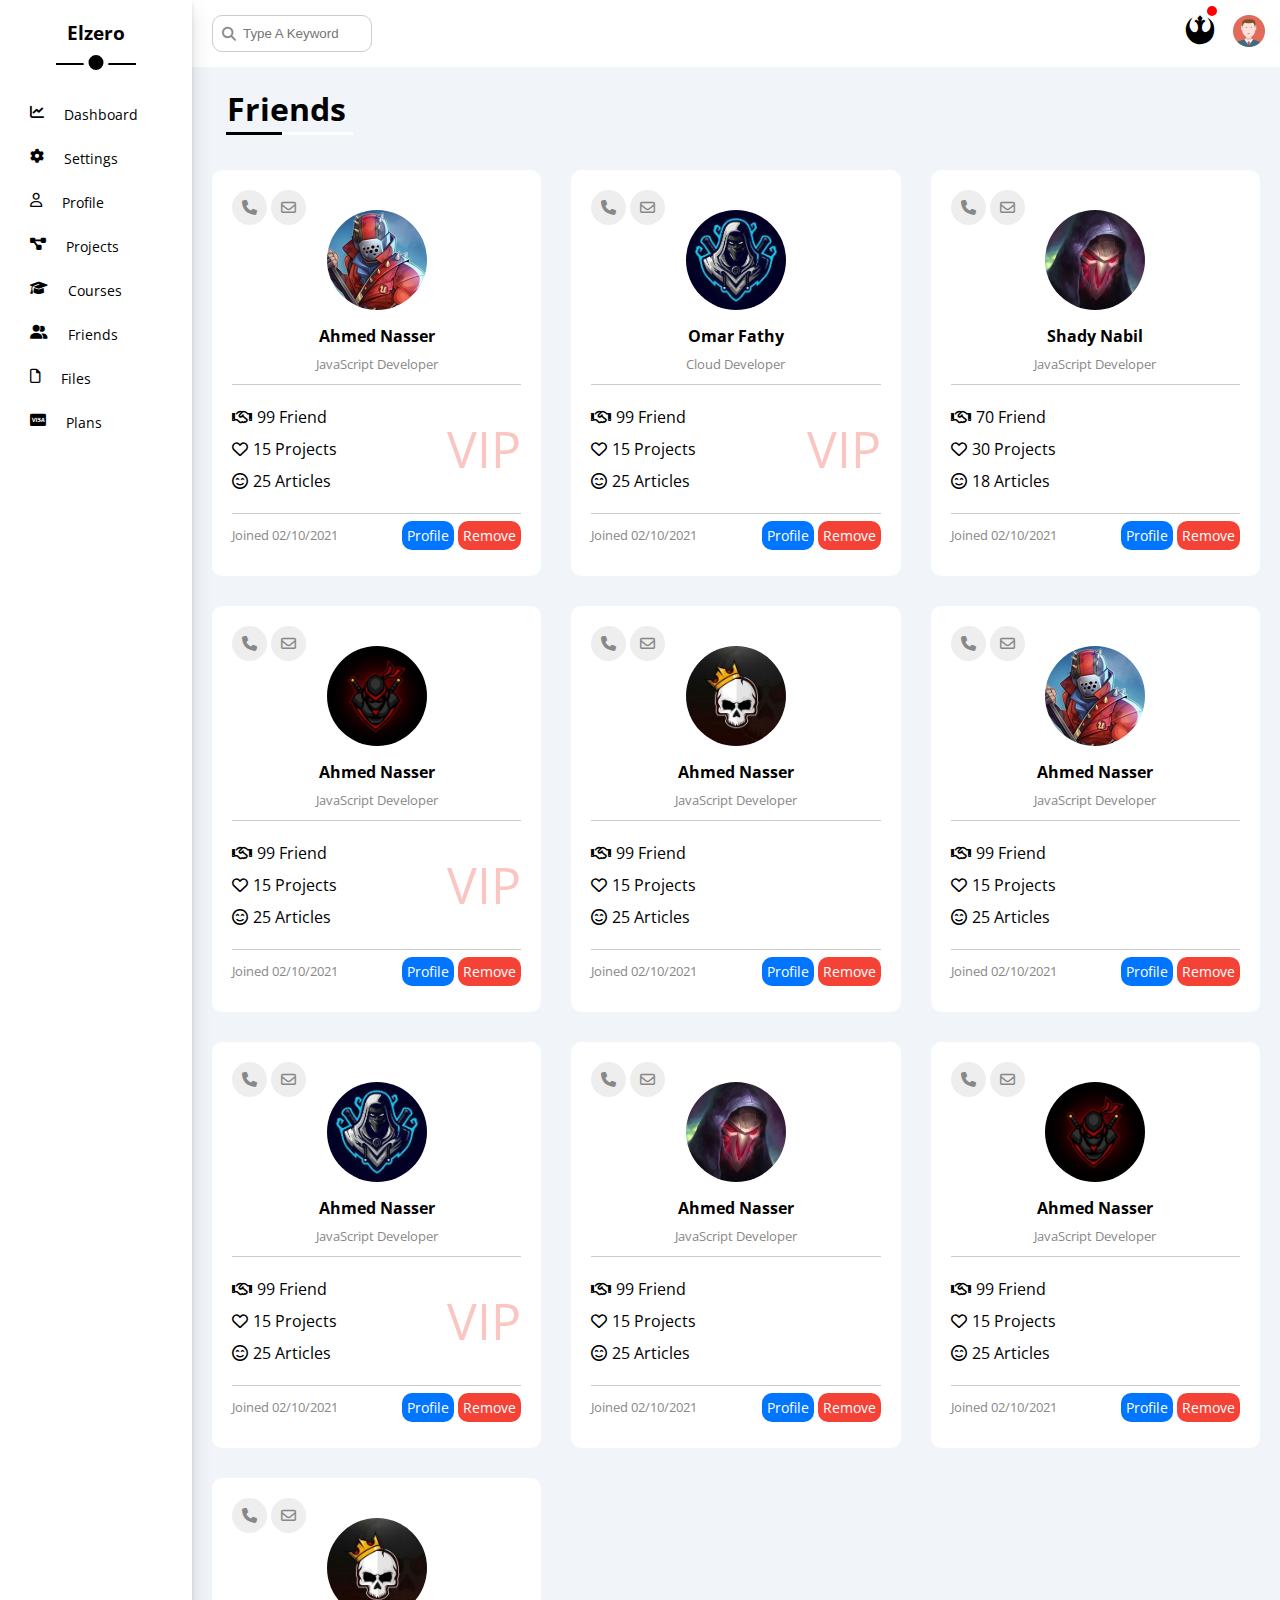
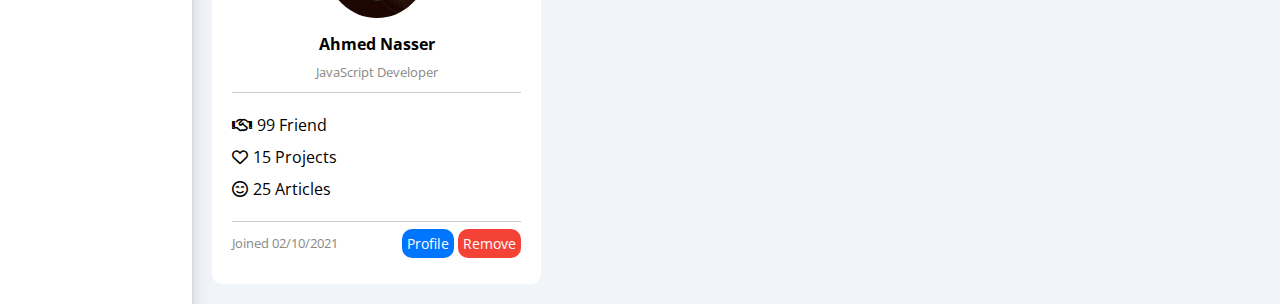
<file: Friends.html>
<!DOCTYPE html>
<html lang="en">
<head>
    <meta charset="UTF-8">
    <meta http-equiv="X-UA-Compatible" content="IE=edge">
    <meta name="viewport" content="width=device-width, initial-scale=1.0">
    <title>Friends</title>
    <!-- render all css -->
    <link rel="stylesheet" href="./CSS/all.min.css">
    <!-- fontawesome -->
    <link rel="stylesheet" href="./CSS/friends.css">
    <link rel="stylesheet" href="./CSS/framwork.css">
    <link rel="stylesheet" href="./CSS/media.css">
    <!-- google fonnts -->
    <link rel="preconnect" href="https://fonts.googleapis.com" />
    <link rel="preconnect" href="https://fonts.gstatic.com" crossorigin />
    <link href="https://fonts.googleapis.com/css2?family=Open+Sans:wght@300;500&display=swap" rel="stylesheet" />
</head>
<body>
    <div class="page d-flex">
        <div class="sidebar">
            <h3>Elzero</h3>
            <ul>
                <li><a href="index.html"><i class="fas fa-chart-line"></i><span>Dashboard</span></a></li>
                <li><a href="settings.html"><i class="fas fa-cog"></i><span>Settings</span></a></li>
                <li><a href="profile.html"><i class="far fa-user"></i><span>Profile</span></a></li>
                <li><a href="projects.html"><i class="fas fa-project-diagram"></i><span>Projects</span></a></li>
                <li><a href="courses.html"><i class="fas fa-graduation-cap"></i><span>Courses</span></a></li>
                <li><a href="friends.html"><i class="fas fa-user-friends"></i><span>Friends</span></a></li>
                <li><a href="files.html"><i class="far fa-file"></i><span>Files</span></a></li>
                <li><a href="plans.html"><i class="fab fa-cc-visa"></i><span>Plans</span></a></li>
            </ul>
        </div>
        <div class="content">
            <header>
                <div class="search">
                    <input type="search" id="#" placeholder="Type A Keyword">
                </div>
                <div class="header-icons">
                    <i class="fab fa-rebel"></i>
                    <img src="./images/avatar.png" alt="">
                </div>
            </header>
                <h1 class="title">Friends</h1>
                <!-- content in page -->
                <div class="f-container">

                    <div class="friends-box">
                        <div class="icons"><i class="fa-solid fa-phone"></i>
                            <i class="fa-regular fa-envelope"></i></div>
                        <div class="image-holder">
                            <img src="./images/friend-01.jpg">
                            <p>Ahmed Nasser</p>
                            <span class="gray">JavaScript Developer</span>
                        </div>
                        <div class="middle-vip">
                            <ul>
                                <li>99 Friend</li>
                                <li>15 Projects</li>
                                <li>25 Articles</li>
                            </ul>
                            <div class="vip">VIP</div>
                        </div>
                        <div class="footer">
                            <span class="gray">Joined 02/10/2021</span>
                            <div class="bottom">
                                <span class="blue">Profile</span>
                                <span class="red">Remove</span>
                            </div>
                        </div>
                    </div>
                    

                    <div class="friends-box">
                        <div class="icons"><i class="fa-solid fa-phone"></i>
                            <i class="fa-regular fa-envelope"></i></div>
                        <div class="image-holder">
                            <img src="./images/friend-02.jpg">
                            <p>Omar Fathy</p>
                            <span class="gray">Cloud Developer</span>
                        </div>
                        <div class="middle-vip">
                            <ul>
                                <li>99 Friend</li>
                                <li>15 Projects</li>
                                <li>25 Articles</li>
                            </ul>
                            <div class="vip">VIP</div>
                        </div>
                        <div class="footer">
                            <span class="gray">Joined 02/10/2021</span>
                            <div class="bottom">
                                <span class="blue">Profile</span>
                                <span class="red">Remove</span>
                            </div>
                        </div>
                    </div>
                    

                    <div class="friends-box">
                        <div class="icons"><i class="fa-solid fa-phone"></i>
                            <i class="fa-regular fa-envelope"></i></div>
                        <div class="image-holder">
                            <img src="./images/friend-03.jpg">
                            <p>Shady Nabil</p>
                            <span class="gray">JavaScript Developer</span>
                        </div>
                        <div class="middle">
                            <ul>
                                <li>70 Friend</li>
                                <li>30 Projects</li>
                                <li>18 Articles</li>
                            </ul>
                        </div>
                        <div class="footer">
                            <span class="gray">Joined 02/10/2021</span>
                            <div class="bottom">
                                <span class="blue">Profile</span>
                                <span class="red">Remove</span>
                            </div>
                        </div>
                    </div>
                    

                    <div class="friends-box">
                        <div class="icons"><i class="fa-solid fa-phone"></i>
                            <i class="fa-regular fa-envelope"></i></div>
                        <div class="image-holder">
                            <img src="./images/friend-04.jpg">
                            <p>Ahmed Nasser</p>
                            <span class="gray">JavaScript Developer</span>
                        </div>
                        <div class="middle-vip">
                            <ul>
                                <li>99 Friend</li>
                                <li>15 Projects</li>
                                <li>25 Articles</li>
                            </ul>
                            <div class="vip">VIP</div>
                        </div>
                        <div class="footer">
                            <span class="gray">Joined 02/10/2021</span>
                            <div class="bottom">
                                <span class="blue">Profile</span>
                                <span class="red">Remove</span>
                            </div>
                        </div>
                    </div>
                    

                    <div class="friends-box">
                        <div class="icons"><i class="fa-solid fa-phone"></i>
                            <i class="fa-regular fa-envelope"></i></div>
                        <div class="image-holder">
                            <img src="./images/friend-05.jpg">
                            <p>Ahmed Nasser</p>
                            <span class="gray">JavaScript Developer</span>
                        </div>
                        <div class="middle">
                            <ul>
                                <li>99 Friend</li>
                                <li>15 Projects</li>
                                <li>25 Articles</li>
                            </ul>
                        </div>
                        <div class="footer">
                            <span class="gray">Joined 02/10/2021</span>
                            <div class="bottom">
                                <span class="blue">Profile</span>
                                <span class="red">Remove</span>
                            </div>
                        </div>
                    </div>
                    

                    <div class="friends-box">
                        <div class="icons"><i class="fa-solid fa-phone"></i>
                            <i class="fa-regular fa-envelope"></i></div>
                        <div class="image-holder">
                            <img src="./images/friend-01.jpg">
                            <p>Ahmed Nasser</p>
                            <span class="gray">JavaScript Developer</span>
                        </div>
                        <div class="middle">
                            <ul>
                                <li>99 Friend</li>
                                <li>15 Projects</li>
                                <li>25 Articles</li>
                            </ul>
                        </div>
                        <div class="footer">
                            <span class="gray">Joined 02/10/2021</span>
                            <div class="bottom">
                                <span class="blue">Profile</span>
                                <span class="red">Remove</span>
                            </div>
                        </div>
                    </div>
                    

                    <div class="friends-box">
                        <div class="icons"><i class="fa-solid fa-phone"></i>
                            <i class="fa-regular fa-envelope"></i></div>
                        <div class="image-holder">
                            <img src="./images/friend-02.jpg">
                            <p>Ahmed Nasser</p>
                            <span class="gray">JavaScript Developer</span>
                        </div>
                        <div class="middle-vip">
                            <ul>
                                <li>99 Friend</li>
                                <li>15 Projects</li>
                                <li>25 Articles</li>
                            </ul>
                            <div class="vip">VIP</div>
                        </div>
                        <div class="footer">
                            <span class="gray">Joined 02/10/2021</span>
                            <div class="bottom">
                                <span class="blue">Profile</span>
                                <span class="red">Remove</span>
                            </div>
                        </div>
                    </div>
                    

                    <div class="friends-box">
                        <div class="icons"><i class="fa-solid fa-phone"></i>
                            <i class="fa-regular fa-envelope"></i></div>
                        <div class="image-holder">
                            <img src="./images/friend-03.jpg">
                            <p>Ahmed Nasser</p>
                            <span class="gray">JavaScript Developer</span>
                        </div>
                        <div class="middle">
                            <ul>
                                <li>99 Friend</li>
                                <li>15 Projects</li>
                                <li>25 Articles</li>
                            </ul>
                        </div>
                        <div class="footer">
                            <span class="gray">Joined 02/10/2021</span>
                            <div class="bottom">
                                <span class="blue">Profile</span>
                                <span class="red">Remove</span>
                            </div>
                        </div>
                    </div>
                    

                    <div class="friends-box">
                        <div class="icons"><i class="fa-solid fa-phone"></i>
                            <i class="fa-regular fa-envelope"></i></div>
                        <div class="image-holder">
                            <img src="./images/friend-04.jpg">
                            <p>Ahmed Nasser</p>
                            <span class="gray">JavaScript Developer</span>
                        </div>
                        <div class="middle">
                            <ul>
                                <li>99 Friend</li>
                                <li>15 Projects</li>
                                <li>25 Articles</li>
                            </ul>
                        </div>
                        <div class="footer">
                            <span class="gray">Joined 02/10/2021</span>
                            <div class="bottom">
                                <span class="blue">Profile</span>
                                <span class="red">Remove</span>
                            </div>
                        </div>
                    </div>
                    

                    <div class="friends-box">
                        <div class="icons"><i class="fa-solid fa-phone"></i>
                            <i class="fa-regular fa-envelope"></i></div>
                        <div class="image-holder">
                            <img src="./images/friend-05.jpg">
                            <p>Ahmed Nasser</p>
                            <span class="gray">JavaScript Developer</span>
                        </div>
                        <div class="middle">
                            <ul>
                                <li>99 Friend</li>
                                <li>15 Projects</li>
                                <li>25 Articles</li>
                            </ul>
                        </div>
                        <div class="footer">
                            <span class="gray">Joined 02/10/2021</span>
                            <div class="bottom">
                                <span class="blue">Profile</span>
                                <span class="red">Remove</span>
                            </div>
                        </div>
                    </div>
                     
                    
                </div>
        </div>
    </div>

</body>
</html>
</file>
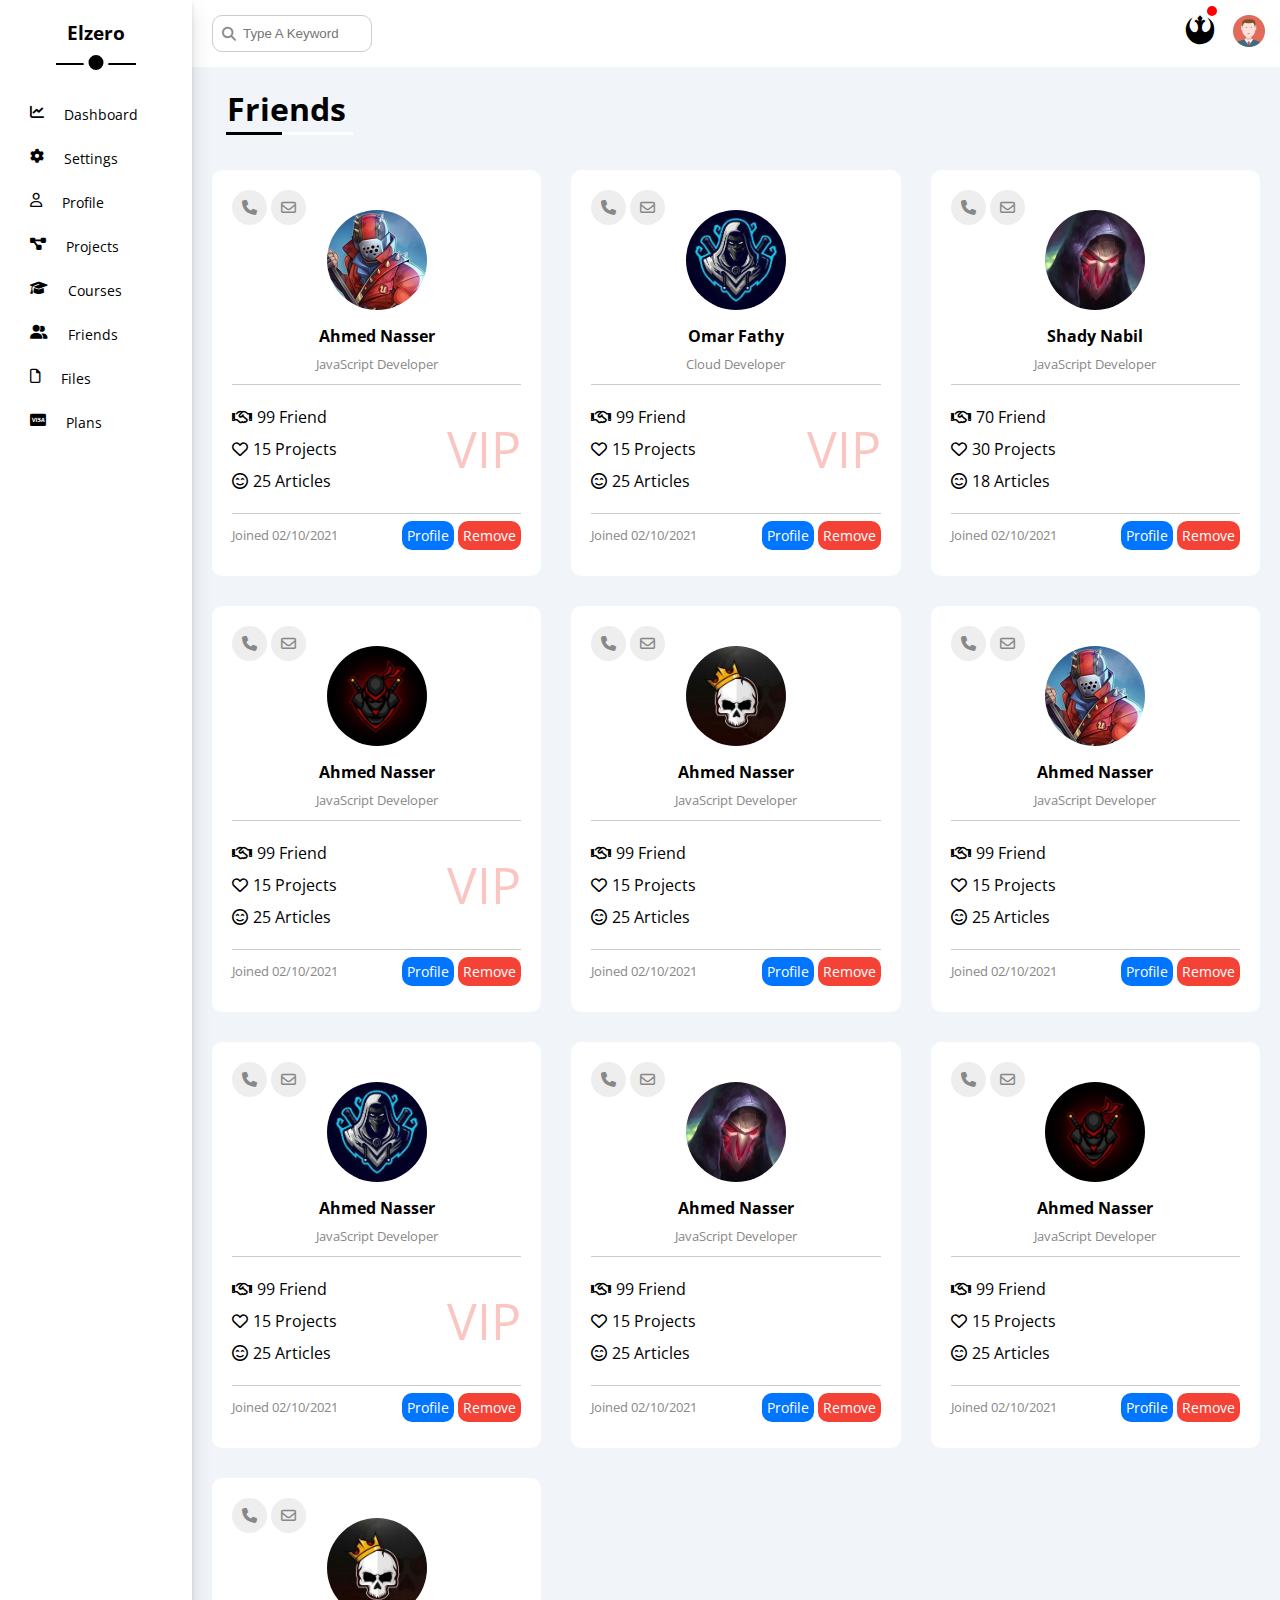
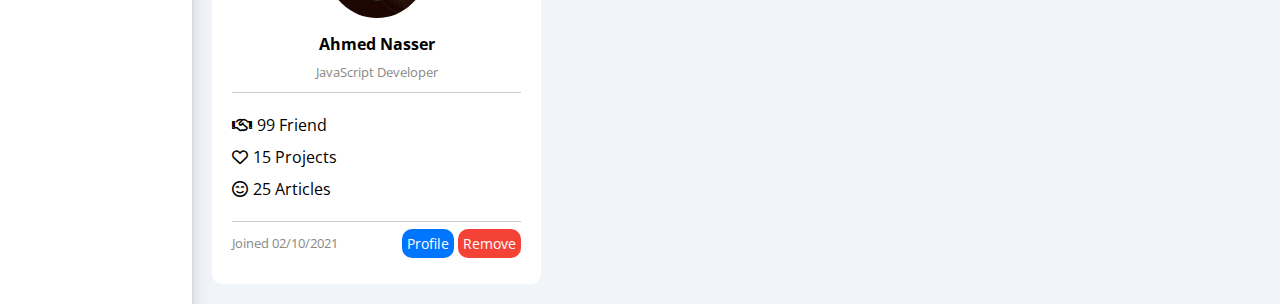
<file: friends.html>
<!DOCTYPE html>
<html lang="en">
<head>
    <meta charset="UTF-8">
    <meta http-equiv="X-UA-Compatible" content="IE=edge">
    <meta name="viewport" content="width=device-width, initial-scale=1.0">
    <title>Friends</title>
    <!-- render all css -->
    <link rel="stylesheet" href="./CSS/all.min.css">
    <!-- fontawesome -->
    <link rel="stylesheet" href="./CSS/friends.css">
    <link rel="stylesheet" href="./CSS/framwork.css">
    <link rel="stylesheet" href="./CSS/media.css">
    <!-- google fonnts -->
    <link rel="preconnect" href="https://fonts.googleapis.com" />
    <link rel="preconnect" href="https://fonts.gstatic.com" crossorigin />
    <link href="https://fonts.googleapis.com/css2?family=Open+Sans:wght@300;500&display=swap" rel="stylesheet" />
</head>
<body>
    <div class="page d-flex">
        <div class="sidebar">
            <h3>Elzero</h3>
            <ul>
                <li><a href="index.html"><i class="fas fa-chart-line"></i><span>Dashboard</span></a></li>
                <li><a href="settings.html"><i class="fas fa-cog"></i><span>Settings</span></a></li>
                <li><a href="profile.html"><i class="far fa-user"></i><span>Profile</span></a></li>
                <li><a href="projects.html"><i class="fas fa-project-diagram"></i><span>Projects</span></a></li>
                <li><a href="courses.html"><i class="fas fa-graduation-cap"></i><span>Courses</span></a></li>
                <li><a href="friends.html"><i class="fas fa-user-friends"></i><span>Friends</span></a></li>
                <li><a href="files.html"><i class="far fa-file"></i><span>Files</span></a></li>
                <li><a href="plans.html"><i class="fab fa-cc-visa"></i><span>Plans</span></a></li>
            </ul>
        </div>
        <div class="content">
            <header>
                <div class="search">
                    <input type="search" id="#" placeholder="Type A Keyword">
                </div>
                <div class="header-icons">
                    <i class="fab fa-rebel"></i>
                    <img src="./images/avatar.png" alt="">
                </div>
            </header>
                <h1 class="title">Friends</h1>
                <!-- content in page -->
                <div class="f-container">

                    <div class="friends-box">
                        <div class="icons"><i class="fa-solid fa-phone"></i>
                            <i class="fa-regular fa-envelope"></i></div>
                        <div class="image-holder">
                            <img src="./images/friend-01.jpg">
                            <p>Ahmed Nasser</p>
                            <span class="gray">JavaScript Developer</span>
                        </div>
                        <div class="middle-vip">
                            <ul>
                                <li>99 Friend</li>
                                <li>15 Projects</li>
                                <li>25 Articles</li>
                            </ul>
                            <div class="vip">VIP</div>
                        </div>
                        <div class="footer">
                            <span class="gray">Joined 02/10/2021</span>
                            <div class="bottom">
                                <span class="blue">Profile</span>
                                <span class="red">Remove</span>
                            </div>
                        </div>
                    </div>
                    

                    <div class="friends-box">
                        <div class="icons"><i class="fa-solid fa-phone"></i>
                            <i class="fa-regular fa-envelope"></i></div>
                        <div class="image-holder">
                            <img src="./images/friend-02.jpg">
                            <p>Omar Fathy</p>
                            <span class="gray">Cloud Developer</span>
                        </div>
                        <div class="middle-vip">
                            <ul>
                                <li>99 Friend</li>
                                <li>15 Projects</li>
                                <li>25 Articles</li>
                            </ul>
                            <div class="vip">VIP</div>
                        </div>
                        <div class="footer">
                            <span class="gray">Joined 02/10/2021</span>
                            <div class="bottom">
                                <span class="blue">Profile</span>
                                <span class="red">Remove</span>
                            </div>
                        </div>
                    </div>
                    

                    <div class="friends-box">
                        <div class="icons"><i class="fa-solid fa-phone"></i>
                            <i class="fa-regular fa-envelope"></i></div>
                        <div class="image-holder">
                            <img src="./images/friend-03.jpg">
                            <p>Shady Nabil</p>
                            <span class="gray">JavaScript Developer</span>
                        </div>
                        <div class="middle">
                            <ul>
                                <li>70 Friend</li>
                                <li>30 Projects</li>
                                <li>18 Articles</li>
                            </ul>
                        </div>
                        <div class="footer">
                            <span class="gray">Joined 02/10/2021</span>
                            <div class="bottom">
                                <span class="blue">Profile</span>
                                <span class="red">Remove</span>
                            </div>
                        </div>
                    </div>
                    

                    <div class="friends-box">
                        <div class="icons"><i class="fa-solid fa-phone"></i>
                            <i class="fa-regular fa-envelope"></i></div>
                        <div class="image-holder">
                            <img src="./images/friend-04.jpg">
                            <p>Ahmed Nasser</p>
                            <span class="gray">JavaScript Developer</span>
                        </div>
                        <div class="middle-vip">
                            <ul>
                                <li>99 Friend</li>
                                <li>15 Projects</li>
                                <li>25 Articles</li>
                            </ul>
                            <div class="vip">VIP</div>
                        </div>
                        <div class="footer">
                            <span class="gray">Joined 02/10/2021</span>
                            <div class="bottom">
                                <span class="blue">Profile</span>
                                <span class="red">Remove</span>
                            </div>
                        </div>
                    </div>
                    

                    <div class="friends-box">
                        <div class="icons"><i class="fa-solid fa-phone"></i>
                            <i class="fa-regular fa-envelope"></i></div>
                        <div class="image-holder">
                            <img src="./images/friend-05.jpg">
                            <p>Ahmed Nasser</p>
                            <span class="gray">JavaScript Developer</span>
                        </div>
                        <div class="middle">
                            <ul>
                                <li>99 Friend</li>
                                <li>15 Projects</li>
                                <li>25 Articles</li>
                            </ul>
                        </div>
                        <div class="footer">
                            <span class="gray">Joined 02/10/2021</span>
                            <div class="bottom">
                                <span class="blue">Profile</span>
                                <span class="red">Remove</span>
                            </div>
                        </div>
                    </div>
                    

                    <div class="friends-box">
                        <div class="icons"><i class="fa-solid fa-phone"></i>
                            <i class="fa-regular fa-envelope"></i></div>
                        <div class="image-holder">
                            <img src="./images/friend-01.jpg">
                            <p>Ahmed Nasser</p>
                            <span class="gray">JavaScript Developer</span>
                        </div>
                        <div class="middle">
                            <ul>
                                <li>99 Friend</li>
                                <li>15 Projects</li>
                                <li>25 Articles</li>
                            </ul>
                        </div>
                        <div class="footer">
                            <span class="gray">Joined 02/10/2021</span>
                            <div class="bottom">
                                <span class="blue">Profile</span>
                                <span class="red">Remove</span>
                            </div>
                        </div>
                    </div>
                    

                    <div class="friends-box">
                        <div class="icons"><i class="fa-solid fa-phone"></i>
                            <i class="fa-regular fa-envelope"></i></div>
                        <div class="image-holder">
                            <img src="./images/friend-02.jpg">
                            <p>Ahmed Nasser</p>
                            <span class="gray">JavaScript Developer</span>
                        </div>
                        <div class="middle-vip">
                            <ul>
                                <li>99 Friend</li>
                                <li>15 Projects</li>
                                <li>25 Articles</li>
                            </ul>
                            <div class="vip">VIP</div>
                        </div>
                        <div class="footer">
                            <span class="gray">Joined 02/10/2021</span>
                            <div class="bottom">
                                <span class="blue">Profile</span>
                                <span class="red">Remove</span>
                            </div>
                        </div>
                    </div>
                    

                    <div class="friends-box">
                        <div class="icons"><i class="fa-solid fa-phone"></i>
                            <i class="fa-regular fa-envelope"></i></div>
                        <div class="image-holder">
                            <img src="./images/friend-03.jpg">
                            <p>Ahmed Nasser</p>
                            <span class="gray">JavaScript Developer</span>
                        </div>
                        <div class="middle">
                            <ul>
                                <li>99 Friend</li>
                                <li>15 Projects</li>
                                <li>25 Articles</li>
                            </ul>
                        </div>
                        <div class="footer">
                            <span class="gray">Joined 02/10/2021</span>
                            <div class="bottom">
                                <span class="blue">Profile</span>
                                <span class="red">Remove</span>
                            </div>
                        </div>
                    </div>
                    

                    <div class="friends-box">
                        <div class="icons"><i class="fa-solid fa-phone"></i>
                            <i class="fa-regular fa-envelope"></i></div>
                        <div class="image-holder">
                            <img src="./images/friend-04.jpg">
                            <p>Ahmed Nasser</p>
                            <span class="gray">JavaScript Developer</span>
                        </div>
                        <div class="middle">
                            <ul>
                                <li>99 Friend</li>
                                <li>15 Projects</li>
                                <li>25 Articles</li>
                            </ul>
                        </div>
                        <div class="footer">
                            <span class="gray">Joined 02/10/2021</span>
                            <div class="bottom">
                                <span class="blue">Profile</span>
                                <span class="red">Remove</span>
                            </div>
                        </div>
                    </div>
                    

                    <div class="friends-box">
                        <div class="icons"><i class="fa-solid fa-phone"></i>
                            <i class="fa-regular fa-envelope"></i></div>
                        <div class="image-holder">
                            <img src="./images/friend-05.jpg">
                            <p>Ahmed Nasser</p>
                            <span class="gray">JavaScript Developer</span>
                        </div>
                        <div class="middle">
                            <ul>
                                <li>99 Friend</li>
                                <li>15 Projects</li>
                                <li>25 Articles</li>
                            </ul>
                        </div>
                        <div class="footer">
                            <span class="gray">Joined 02/10/2021</span>
                            <div class="bottom">
                                <span class="blue">Profile</span>
                                <span class="red">Remove</span>
                            </div>
                        </div>
                    </div>
                     
                    
                </div>
        </div>
    </div>

</body>
</html>
</file>
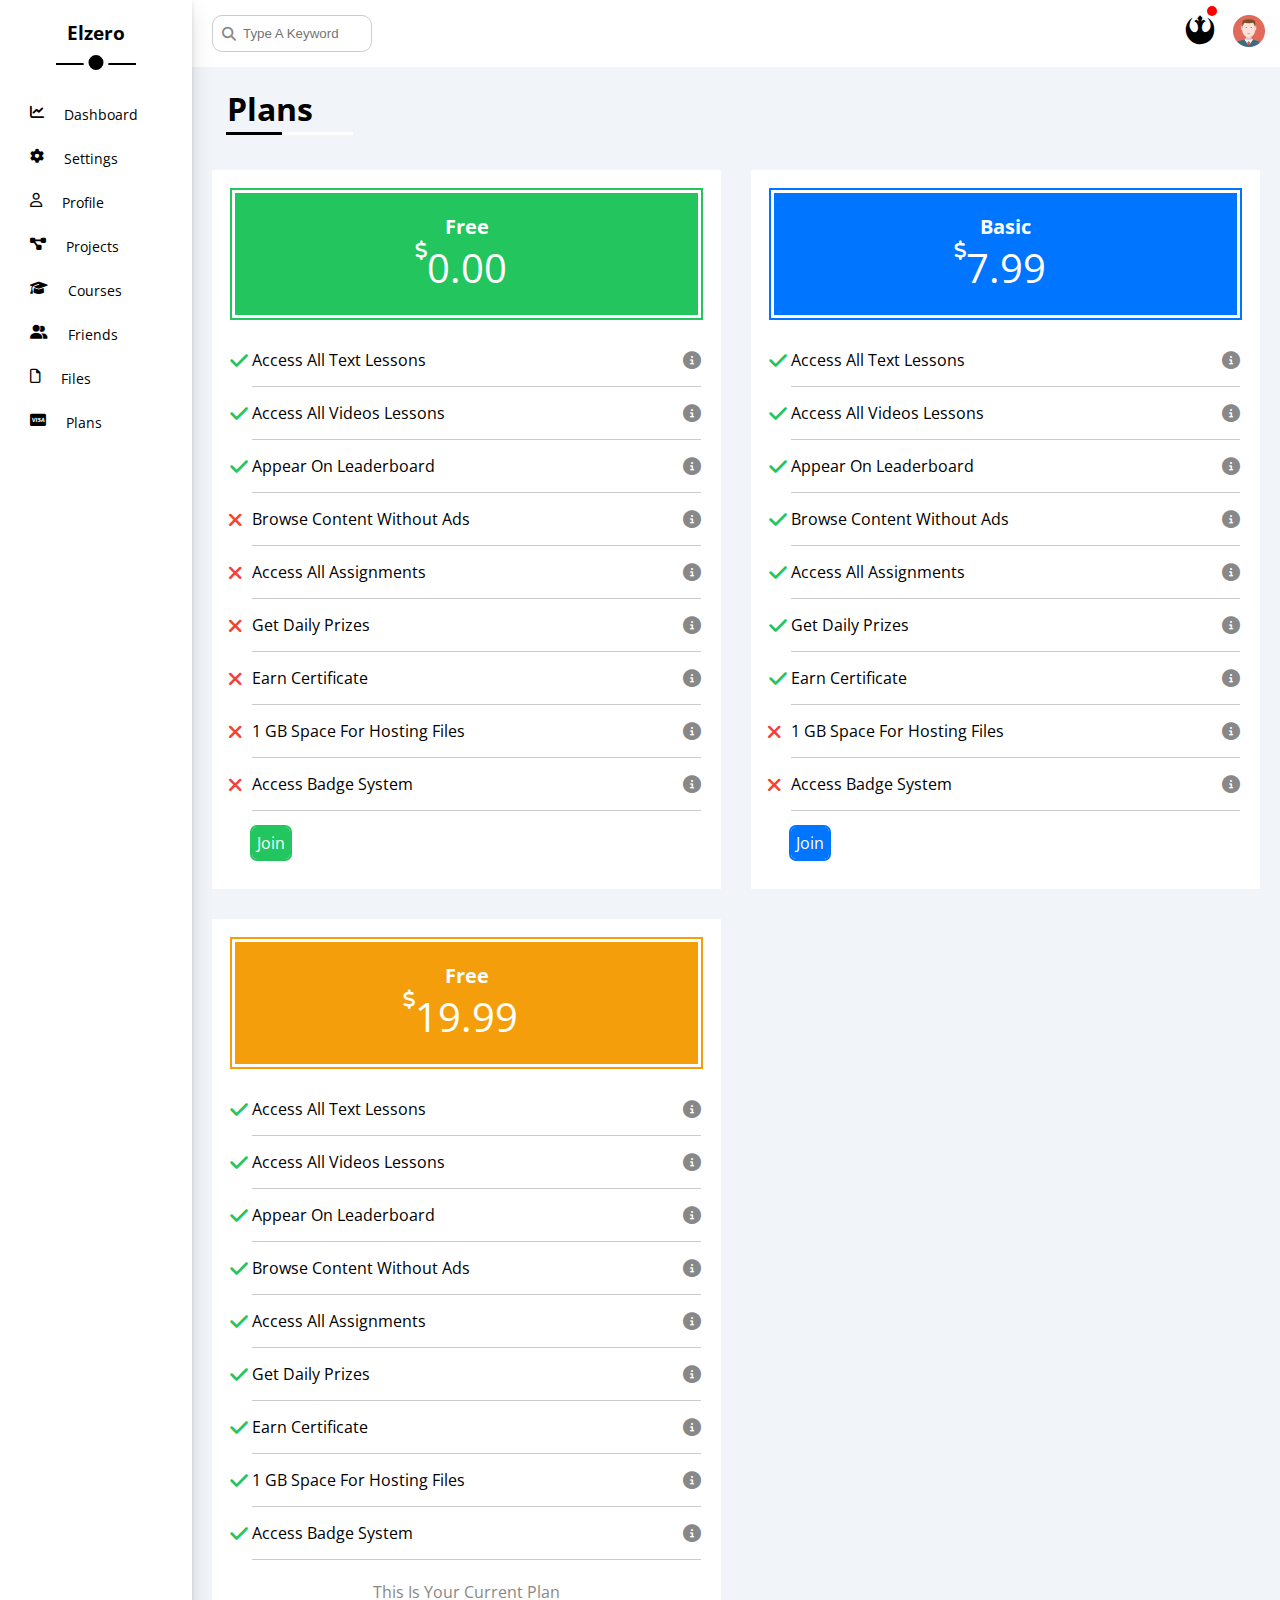
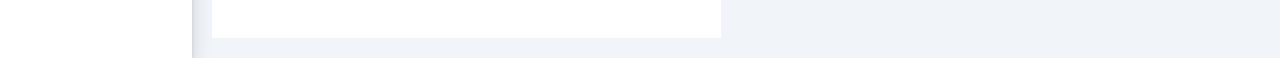
<file: plans.html>
<!DOCTYPE html>
<html lang="en">
<head>
    <meta charset="UTF-8">
    <meta http-equiv="X-UA-Compatible" content="IE=edge">
    <meta name="viewport" content="width=device-width, initial-scale=1.0">
    <title>Settings</title>
    <!-- render all css -->
    <link rel="stylesheet" href="./CSS/all.min.css">
    <!-- fontawesome -->
    <link rel="stylesheet" href="./CSS/all.css">
    <link rel="stylesheet" href="./CSS/framwork.css">
    <link rel="stylesheet" href="./CSS/media.css">
    <!-- google fonnts -->
    <link rel="preconnect" href="https://fonts.googleapis.com" />
    <link rel="preconnect" href="https://fonts.gstatic.com" crossorigin />
    <link href="https://fonts.googleapis.com/css2?family=Open+Sans:wght@300;500&display=swap" rel="stylesheet" />
</head>
<body>
    <div class="page d-flex">
        <div class="sidebar">
            <h3>Elzero</h3>
            <ul>
                <li><a href="index.html"><i class="fas fa-chart-line"></i><span>Dashboard</span></a></li>
                <li><a href="settings.html"><i class="fas fa-cog"></i><span>Settings</span></a></li>
                <li><a href="profile.html"><i class="far fa-user"></i><span>Profile</span></a></li>
                <li><a href="projects.html"><i class="fas fa-project-diagram"></i><span>Projects</span></a></li>
                <li><a href="courses.html"><i class="fas fa-graduation-cap"></i><span>Courses</span></a></li>
                <li><a href="friends.html"><i class="fas fa-user-friends"></i><span>Friends</span></a></li>
                <li><a href="files.html"><i class="far fa-file"></i><span>Files</span></a></li>
                <li><a href="plans.html"><i class="fab fa-cc-visa"></i><span>Plans</span></a></li>
            </ul>
        </div>
        <div class="content">
            <header>
                <div class="search">
                    <input type="search" id="#" placeholder="Type A Keyword">
                </div>
                <div class="header-icons">
                    <i class="fab fa-rebel"></i>
                    <img src="./images/avatar.png" alt="">
                </div>
            </header>
                <h1 class="title">Plans</h1>
                <!-- content in page -->
                <div class="plans-container">
                    <div class="plane">
                        <div class="head green"><span>Free</span><p>0.00</p></div>
                        <ul>
                            <li class="raw yes"><span>Access All Text Lessons</span><i class="fa-solid fa-circle-info"></i></li>
                            <li class="raw yes"><span>Access All Videos Lessons</span><i class="fa-solid fa-circle-info"></i></li>
                            <li class="raw yes"><span>Appear On Leaderboard</span><i class="fa-solid fa-circle-info"></i></li>
                            <li class="raw no"><span>Browse Content Without Ads</span><i class="fa-solid fa-circle-info"></i></li>
                            <li class="raw no"><span>Access All Assignments</span><i class="fa-solid fa-circle-info"></i></li>
                            <li class="raw no"><span>Get Daily Prizes</span><i class="fa-solid fa-circle-info"></i></li>
                            <li class="raw no"><span>Earn Certificate</span><i class="fa-solid fa-circle-info"></i></li>
                            <li class="raw no"><span>1 GB Space For Hosting Files</span><i class="fa-solid fa-circle-info"></i></li>
                            <li class="raw no"><span>Access Badge System</span><i class="fa-solid fa-circle-info"></i></li>
                        </ul>
                        <a href="#" class="green">Join</a>            
                    </div>
                    <div class="plane">
                        <div class="head blue"><span>Basic</span><p>7.99</p></div>
                        <ul>
                            <li class="raw yes"><span>Access All Text Lessons</span><i class="fa-solid fa-circle-info"></i></li>
                            <li class="raw yes"><span>Access All Videos Lessons</span><i class="fa-solid fa-circle-info"></i></li>
                            <li class="raw yes"><span>Appear On Leaderboard</span><i class="fa-solid fa-circle-info"></i></li>
                            <li class="raw yes"><span>Browse Content Without Ads</span><i class="fa-solid fa-circle-info"></i></li>
                            <li class="raw yes"><span>Access All Assignments</span><i class="fa-solid fa-circle-info"></i></li>
                            <li class="raw yes"><span>Get Daily Prizes</span><i class="fa-solid fa-circle-info"></i></li>
                            <li class="raw yes"><span>Earn Certificate</span><i class="fa-solid fa-circle-info"></i></li>
                            <li class="raw no"><span>1 GB Space For Hosting Files</span><i class="fa-solid fa-circle-info"></i></li>
                            <li class="raw no"><span>Access Badge System</span><i class="fa-solid fa-circle-info"></i></li>
                        </ul>
                        <a href="#" class="blue">Join</a>            
                    </div>
                    <div class="plane">
                        <div class="head yellow"><span>Free</span><p>19.99</p></div>
                        <ul>
                            <li class="raw yes"><span>Access All Text Lessons</span><i class="fa-solid fa-circle-info"></i></li>
                            <li class="raw yes"><span>Access All Videos Lessons</span><i class="fa-solid fa-circle-info"></i></li>
                            <li class="raw yes"><span>Appear On Leaderboard</span><i class="fa-solid fa-circle-info"></i></li>
                            <li class="raw yes"><span>Browse Content Without Ads</span><i class="fa-solid fa-circle-info"></i></li>
                            <li class="raw yes"><span>Access All Assignments</span><i class="fa-solid fa-circle-info"></i></li>
                            <li class="raw yes"><span>Get Daily Prizes</span><i class="fa-solid fa-circle-info"></i></li>
                            <li class="raw yes"><span>Earn Certificate</span><i class="fa-solid fa-circle-info"></i></li>
                            <li class="raw yes"><span>1 GB Space For Hosting Files</span><i class="fa-solid fa-circle-info"></i></li>
                            <li class="raw yes"><span>Access Badge System</span><i class="fa-solid fa-circle-info"></i></li>
                        </ul>
                        <span class="Current">This Is Your Current Plan</span>         
                    </div>
                    
                </div>
        </div>
    </div>

</body>
</html>
</file>
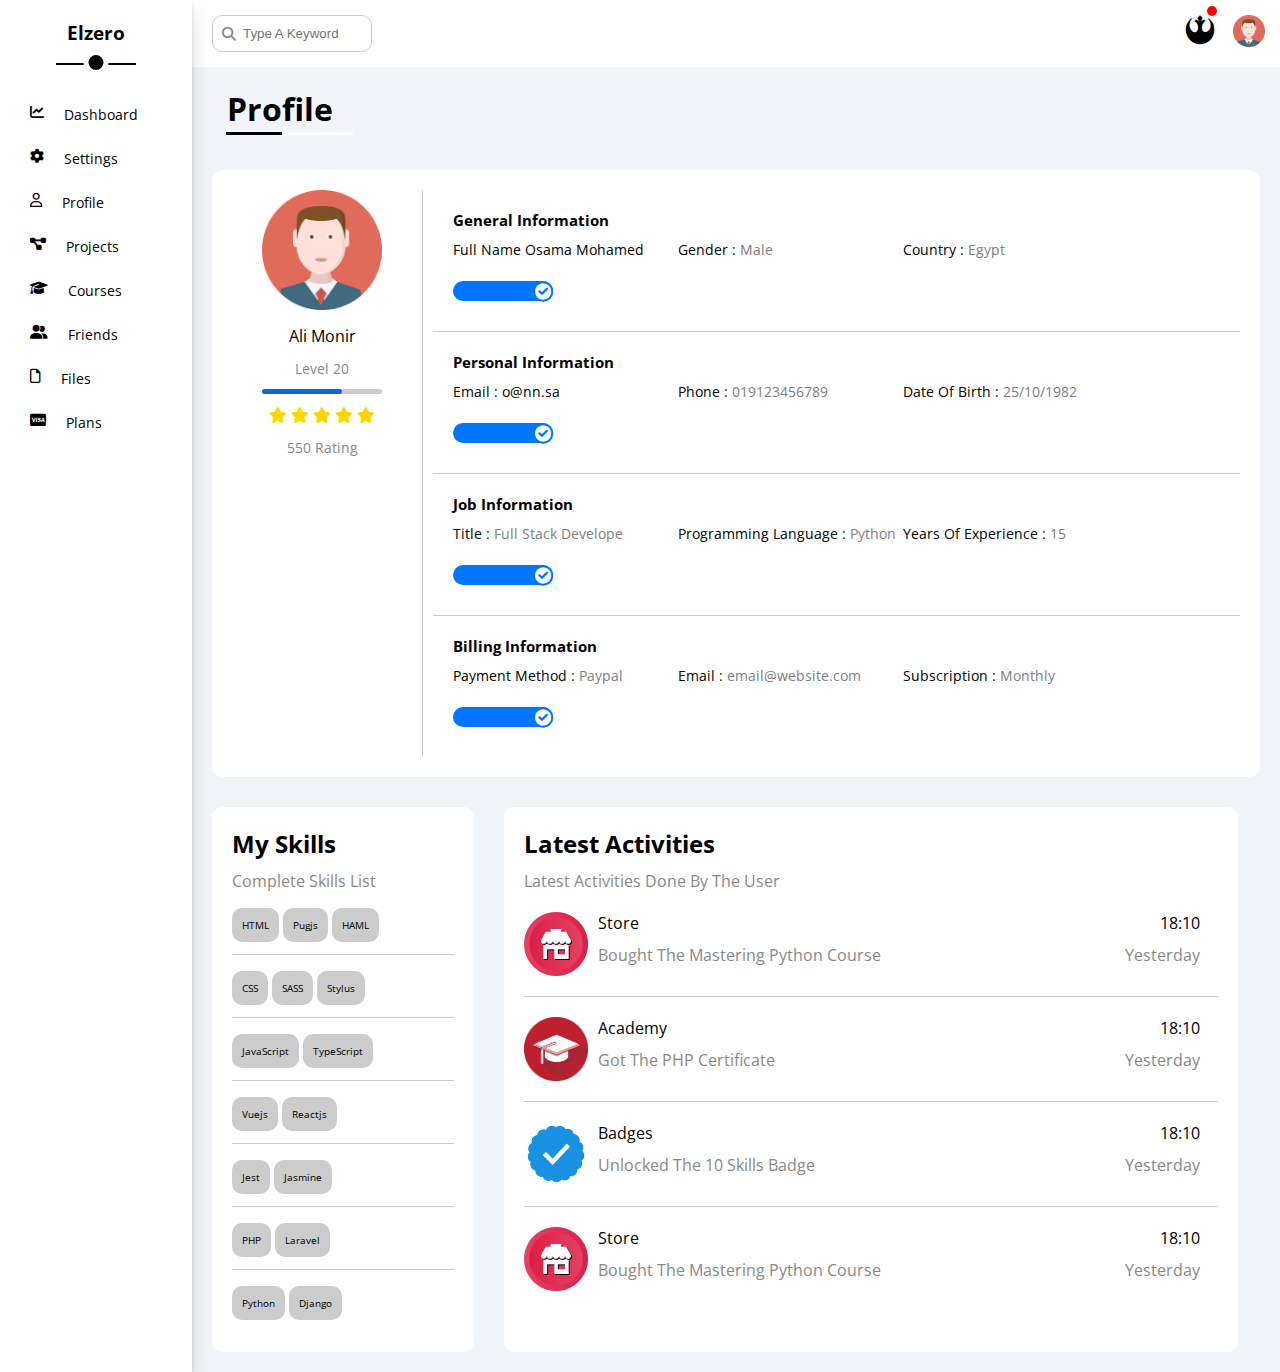
<file: profile.html>
<!DOCTYPE html>
<html lang="en">
<head>
    <meta charset="UTF-8">
    <meta http-equiv="X-UA-Compatible" content="IE=edge">
    <meta name="viewport" content="width=device-width, initial-scale=1.0">
    <title>Profile</title>
    <!-- render all css -->
    <link rel="stylesheet" href="./CSS/all.min.css">
    <!-- fontawesome -->
    <link rel="stylesheet" href="./CSS/profile.css">
    <link rel="stylesheet" href="./CSS/framwork.css">
    <link rel="stylesheet" href="./CSS/media.css">
    <!-- google fonnts -->
    <link rel="preconnect" href="https://fonts.googleapis.com" />
    <link rel="preconnect" href="https://fonts.gstatic.com" crossorigin />
    <link href="https://fonts.googleapis.com/css2?family=Open+Sans:wght@300;500&display=swap" rel="stylesheet" />
</head>
<body>
    <div class="page d-flex">
        <div class="sidebar">
            <h3>Elzero</h3>
            <ul>
                <li><a href="index.html"><i class="fas fa-chart-line"></i><span>Dashboard</span></a></li>
                <li><a href="settings.html"><i class="fas fa-cog"></i><span>Settings</span></a></li>
                <li><a href="profile.html"><i class="far fa-user"></i><span>Profile</span></a></li>
                <li><a href="projects.html"><i class="fas fa-project-diagram"></i><span>Projects</span></a></li>
                <li><a href="courses.html"><i class="fas fa-graduation-cap"></i><span>Courses</span></a></li>
                <li><a href="friends.html"><i class="fas fa-user-friends"></i><span>Friends</span></a></li>
                <li><a href="files.html"><i class="far fa-file"></i><span>Files</span></a></li>
                <li><a href="plans.html"><i class="fab fa-cc-visa"></i><span>Plans</span></a></li>
            </ul>
        </div>
        <div class="content">
            <header>
                <div class="search">
                    <input type="search" id="#" placeholder="Type A Keyword">
                </div>
                <div class="header-icons">
                    <i class="fab fa-rebel"></i>
                    <img src="./images/avatar.png" alt="">
                </div>
            </header>
                <h1 class="title">Profile</h1>
                <!-- content in page -->
                <div class="p-container">
                    <div class="profile">
                        <div class="image">
                            <img src="./images/avatar.png" style="width: 120px; height: 120px;" alt="">
                            <p>Ali Monir</p>
                            <span class="gray">Level 20</span>
                            <div class="raw">
                                <span class="blue"></span>
                            </div>
                            <div class="icons">
                                <i class="fas fa-star"></i>
                                <i class="fas fa-star"></i>
                                <i class="fas fa-star"></i>
                                <i class="fas fa-star"></i>
                                <i class="fas fa-star"></i>
                            </div>
                            <span class="gray">550 Rating</span>
                        </div>
                        <div class="text">
                            <div class="box">
                                <div class="info"><h4 style="font-size: 15px; margin:0;">General Information</h4></div>
                                <div><p style="font-size: 14px; margin:0;">Full Name Osama Mohamed</p></div>
                                <div><p style="font-size: 14px; margin:0;">Gender : <span style="font-size: 14px; color:gray;">Male</span></p></div>
                                <div><p style="font-size: 14px; margin:0;">Country : <span style="font-size: 14px; color:gray;">Egypt</span></p></div>
                                <div class="buttom">
                                    <label>
                                        <input type="checkbox" class="p-toggle-checkbox" checked>
                                        <div class="p-toggle-switch"></div>
                                    </label>
                                </div>
                            </div>
                            <div class="box">
                                <div class="info"><h4 style="font-size: 15px; margin:0;">Personal Information</h4></div>
                                <div><p style="font-size: 14px; margin:0;">Email : o@nn.sa</p></div>
                                <div><p style="font-size: 14px; margin:0;">Phone : <span style="font-size: 14px; color:gray;">019123456789</span></p></div>
                                <div><p style="font-size: 14px; margin:0;">Date Of Birth : <span style="font-size: 14px; color:gray;">25/10/1982</span></p></div>
                                <div class="buttom">
                                    <label>
                                        <input type="checkbox" class="p-toggle-checkbox" checked>
                                        <div class="p-toggle-switch"></div>
                                    </label>
                                </div>
                            </div>
                            <div class="box">
                                <div class="info"><h4 style="font-size: 15px; margin:0;">Job Information</h4></div>
                                <div><p style="font-size: 14px; margin:0;">Title : <span style="font-size: 14px; color:gray;">Full Stack Develope</span></p></div>
                                <div><p style="font-size: 14px; margin:0;">Programming Language : <span style="font-size: 14px; color:gray;">Python</span></p></div>
                                <div><p style="font-size: 14px; margin:0;">Years Of Experience : <span style="font-size: 14px; color:gray;">15</span></p></div>
                                <div class="buttom">
                                    <label>
                                        <input type="checkbox" class="p-toggle-checkbox" checked>
                                        <div class="p-toggle-switch"></div>
                                    </label>
                                </div>
                            </div>
                            <div class="box">
                                <div class="info"><h4 style="font-size: 15px; margin:0;">Billing Information</h4></div>
                                <div><p style="font-size: 14px; margin:0;">Payment Method : <span style="font-size: 14px; color:gray;">Paypal</span> </p></div>
                                <div><p style="font-size: 14px; margin:0;">Email : <span style="font-size: 14px; color:gray;">email@website.com</span></p></div>
                                <div><p style="font-size: 14px; margin:0;">Subscription : <span style="font-size: 14px; color:gray;">Monthly</span></p></div>
                                <div class="buttom">
                                    <label>
                                        <input type="checkbox" class="p-toggle-checkbox" checked>
                                        <div class="p-toggle-switch"></div>
                                    </label>
                                </div>
                            </div>
                        </div>
                    </div>
                    <!-- start my skills -->
                        <div class="skills">
                        <h2 class="s-title-h2">My Skills</h2>
                        <span class="s-title-span">Complete Skills List</span>
                            <div class="box">
                                <span>HTML</span>
                                <span>Pugjs</span>
                                <span>HAML</span>
                            </div>
                            <div class="box">
                                <span>CSS</span>
                                <span>SASS</span>
                                <span>Stylus</span>
                            </div>
                            <div class="box">
                                <span>JavaScript</span>
                                <span>TypeScript</span>
                            </div>
                            <div class="box">
                                <span>Vuejs</span>
                                <span>Reactjs</span>
                            </div>
                            <div class="box">
                                <span>Jest</span>
                                <span>Jasmine</span>
                            </div>
                            <div class="box">
                                <span>PHP</span>
                                <span>Laravel</span>
                            </div>
                            <div class="box">
                                <span>Python</span>
                                <span>Django</span>
                            </div>
                        </div>
                    <!-- end my skills -->
                    <!-- start Latest Activities -->
                        <div class="activities">
                        <h2 class="s-title-h2">Latest Activities</h2>
                        <span class="s-title-span">Latest Activities Done By The User</span>
                            <div class="box">
                                <img src="./images/activity-01.png">
                                <div class="text">
                                    <div class="content">
                                        <span>Store</span>
                                        <span class="gray">Bought The Mastering Python Course</span>
                                    </div>
                                    <div class="info">
                                        <span >18:10</span>
                                        <span class="gray">Yesterday</span>
                                    </div>
                                </div>
                            </div>
                            <div class="box">
                                <img src="./images/activity-02.png">
                                <div class="text">
                                    <div class="content">
                                        <span>Academy</span>
                                        <span class="gray">Got The PHP Certificate</span>
                                    </div>
                                    <div class="info">
                                        <span>18:10</span>
                                        <span class="gray">Yesterday</span>
                                    </div>
                                </div>
                            </div>
                            <div class="box">
                                <img src="./images/activity-03.png">
                                <div class="text">
                                    <div class="content">
                                        <span>Badges</span>
                                        <span class="gray">Unlocked The 10 Skills Badge</span>
                                    </div>
                                    <div class="info">
                                        <span>18:10</span>
                                        <span class="gray">Yesterday</span>
                                    </div>
                                </div>
                            </div>
                            <div class="box">
                                <img src="./images/activity-01.png">
                                <div class="text">
                                    <div class="content">
                                        <span>Store</span>
                                        <span class="gray">Bought The Mastering Python Course</span>
                                    </div>
                                    <div class="info">
                                        <span>18:10</span>
                                        <span class="gray">Yesterday</span>
                                    </div>
                                </div>
                            </div>
                            
                            
                        </div>
                    <!-- end Latest Activities  -->
                </div>
        </div>
    </div>

</body>
</html>
</file>
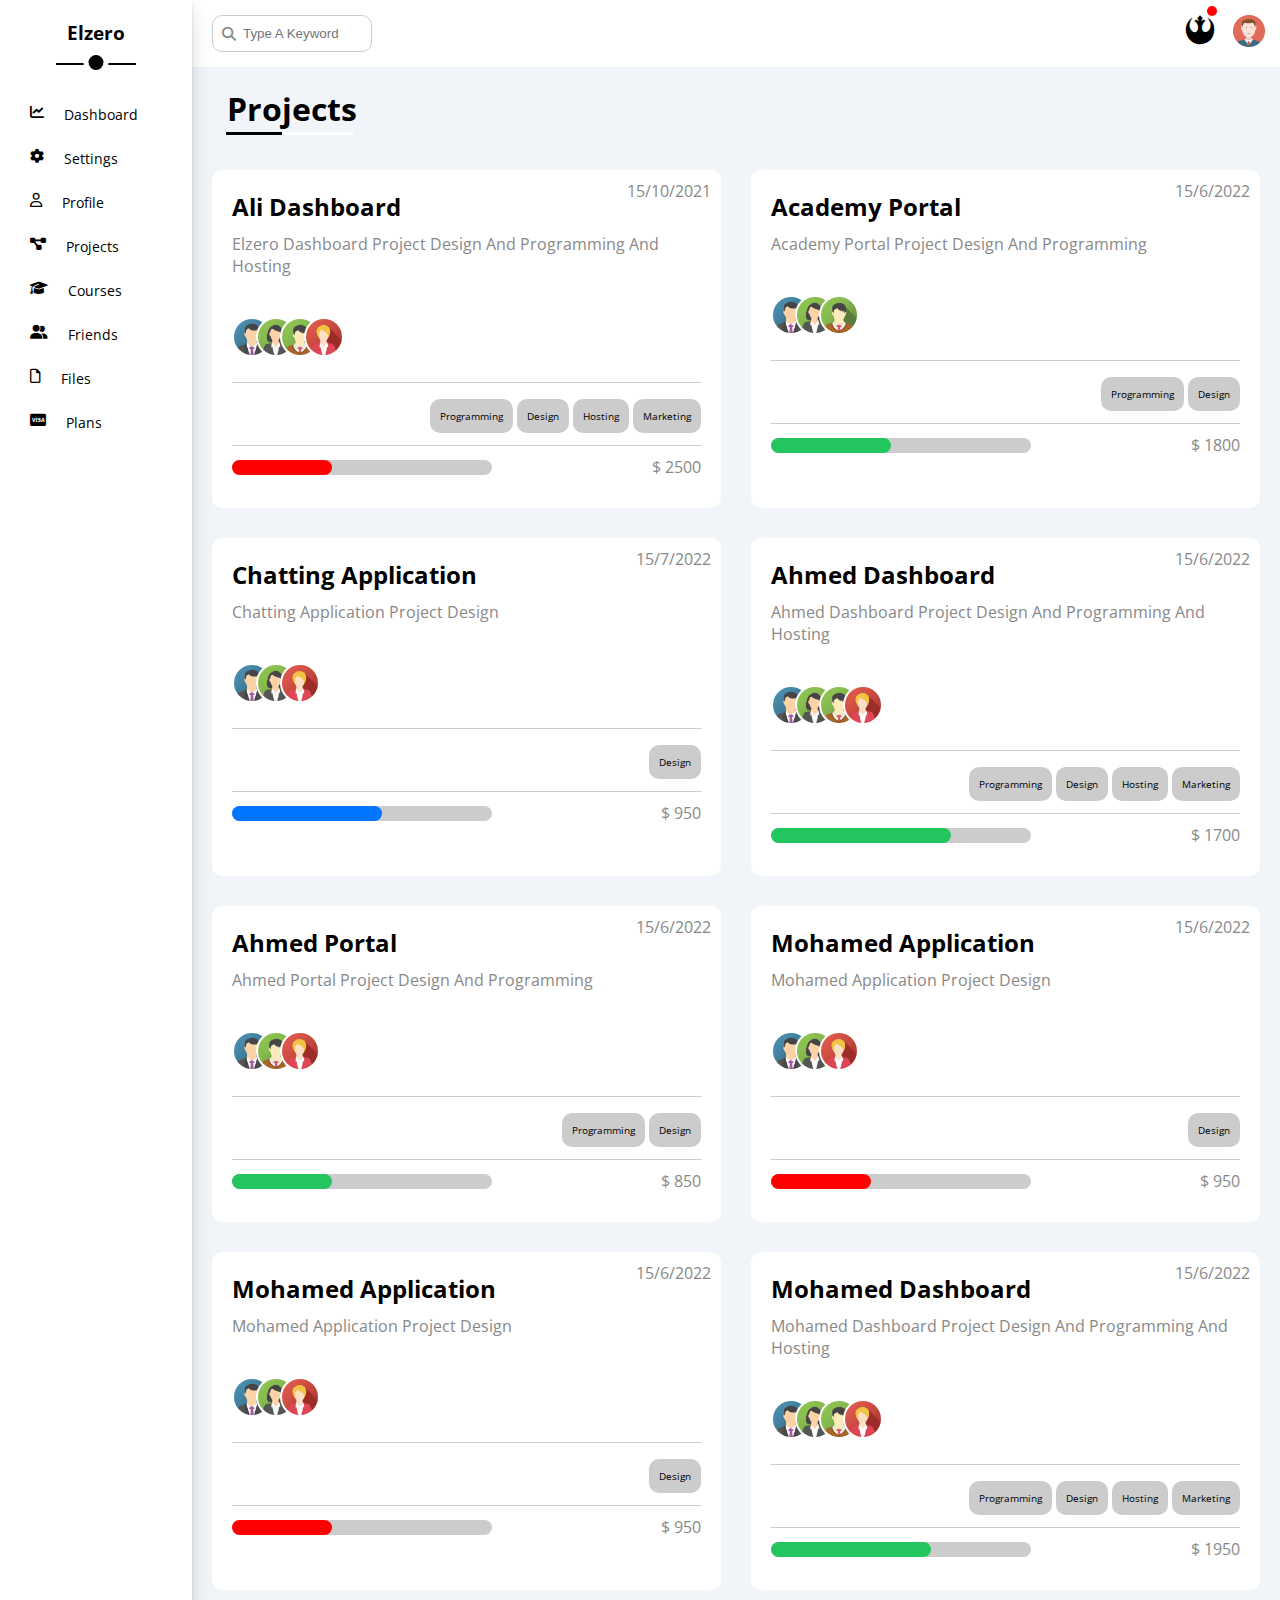
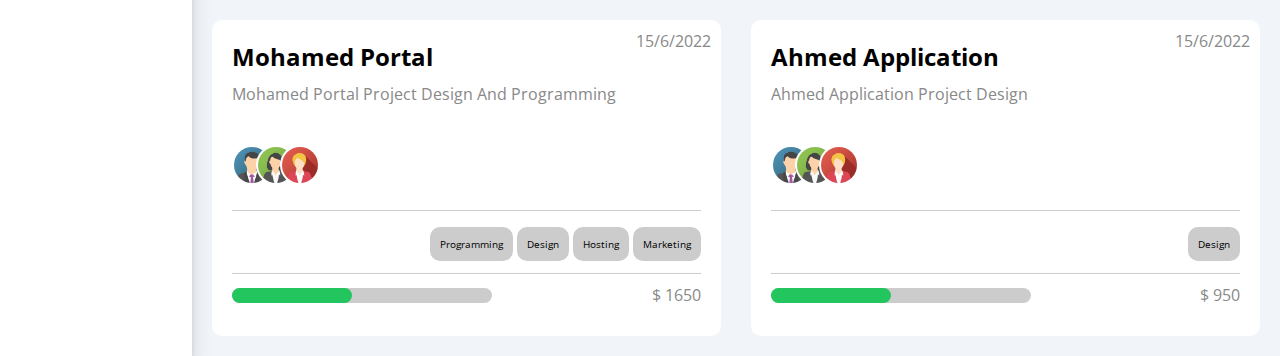
<file: projects.html>
<!DOCTYPE html>
<html lang="en">
<head>
    <meta charset="UTF-8">
    <meta http-equiv="X-UA-Compatible" content="IE=edge">
    <meta name="viewport" content="width=device-width, initial-scale=1.0">
    <title>Projects</title>
    <!-- render all css -->
    <link rel="stylesheet" href="./CSS/all.min.css">
    <!-- fontawesome -->
    <link rel="stylesheet" href="./CSS/all.css">
    <link rel="stylesheet" href="./CSS/framwork.css">
    <link rel="stylesheet" href="./CSS/media.css">
    <!-- google fonnts -->
    <link rel="preconnect" href="https://fonts.googleapis.com" />
    <link rel="preconnect" href="https://fonts.gstatic.com" crossorigin />
    <link href="https://fonts.googleapis.com/css2?family=Open+Sans:wght@300;500&display=swap" rel="stylesheet" />
</head>
<body>
    <div class="page d-flex">
        <div class="sidebar">
            <h3>Elzero</h3>
            <ul>
                <li><a href="index.html"><i class="fas fa-chart-line"></i><span>Dashboard</span></a></li>
                <li><a href="settings.html"><i class="fas fa-cog"></i><span>Settings</span></a></li>
                <li><a href="profile.html"><i class="far fa-user"></i><span>Profile</span></a></li>
                <li><a href="projects.html"><i class="fas fa-project-diagram"></i><span>Projects</span></a></li>
                <li><a href="courses.html"><i class="fas fa-graduation-cap"></i><span>Courses</span></a></li>
                <li><a href="friends.html"><i class="fas fa-user-friends"></i><span>Friends</span></a></li>
                <li><a href="files.html"><i class="far fa-file"></i><span>Files</span></a></li>
                <li><a href="plans.html"><i class="fab fa-cc-visa"></i><span>Plans</span></a></li>
            </ul>
        </div>
        <div class="content">
            <header>
                <div class="search">
                    <input type="search" id="#" placeholder="Type A Keyword">
                </div>
                <div class="header-icons">
                    <i class="fab fa-rebel"></i>
                    <img src="./images/avatar.png" alt="">
                </div>
            </header>
                <h1 class="title">Projects</h1>
                <!-- content in page -->
                <div class="s-container">
                    <!-- ali-dashboard -->
                    <div class="Project-dashboard">
                        <h2 class="s-title-h2">Ali Dashboard</h2>
                        <span class="s-title-span">Elzero Dashboard Project Design And Programming And Hosting</span>
                        <div class="date">15/10/2021</div>
                        <div class="image-holder">
                            <img src="./images/team-01.png" alt="">
                            <img src="./images/team-02.png" alt="">
                            <img src="./images/team-03.png" alt="">
                            <img src="./images/team-05.png" alt="">
                        </div>
                            <div class="text">
                                <span>Programming</span>
                                <span>Design</span>
                                <span>Hosting</span>
                                <span>Marketing</span>
                            </div>
                            <div class="footer">
                                <div class="raw">
                                    <span style="width: 100px;" class="red"></span>
                                </div>
                                <div class="cost">$ 2500</div>
                            </div>                        
                    </div>
                    <!--end ali-dashboard  -->
                    <!-- Academy Portal -->
                    <div class="Project-dashboard">
                        <h2 class="s-title-h2">Academy Portal</h2>
                        <span class="s-title-span">Academy Portal Project Design And Programming</span>
                        <div class="date">15/6/2022</div>
                        <div class="image-holder">
                            <img src="./images/team-01.png" alt="">
                            <img src="./images/team-02.png" alt="">
                            <img src="./images/team-03.png" alt="">
                        </div>
                        <div class="text">
                            <span>Programming</span>
                            <span>Design</span>
                        </div>
                        <div class="footer">
                            <div class="raw">
                                <span style="width: 120px;" class="green"></span>
                            </div>
                                <div class="cost">$ 1800</div>
                        </div>                        
                    </div>
                    <!--end Academy Portal  -->
                    <!-- Chatting Portal -->
                    <div class="Project-dashboard">
                        <h2 class="s-title-h2">Chatting Application</h2>
                        <span class="s-title-span">Chatting Application Project Design</span>
                        <div class="date">15/7/2022</div>
                        <div class="image-holder">
                            <img src="./images/team-01.png" alt="">
                            <img src="./images/team-02.png" alt="">
                            <img src="./images/team-05.png" alt=""> 
                        </div>
                        <div class="text">
                            <span>Design</span>
                        </div>
                        <div class="footer">
                            <div class="raw">
                                <span style="width: 150px;" class="blue"></span>
                            </div>
                                <div class="cost">$ 950</div>
                        </div>                        
                    </div>
                    <!--end Chatting Portal  -->
                    <!-- Ahmed Portal -->
                    <div class="Project-dashboard">
                        <h2 class="s-title-h2">Ahmed Dashboard</h2>
                        <span class="s-title-span">Ahmed Dashboard Project Design And Programming And Hosting</span>
                        <div class="date">15/6/2022</div>
                        <div class="image-holder">
                            <img src="./images/team-01.png" alt="">
                            <img src="./images/team-02.png" alt="">
                            <img src="./images/team-03.png" alt="">
                            <img src="./images/team-05.png" alt=""> 
                        </div>
                        <div class="text">
                            <span>Programming</span>
                            <span>Design</span>
                            <span>Hosting</span>
                            <span>Marketing</span>
                        </div>
                        <div class="footer">
                            <div class="raw">
                                <span style="width: 180px;" class="green"></span>
                            </div>
                                <div class="cost">$ 1700</div>
                        </div>                        
                    </div>
                    <!--end Ahmed Portal  -->
                    <!-- Ahmed Portal -->
                    <div class="Project-dashboard">
                        <h2 class="s-title-h2">Ahmed Portal</h2>
                        <span class="s-title-span">Ahmed Portal Project Design And Programming</span>
                        <div class="date">15/6/2022</div>
                        <div class="image-holder">
                            <img src="./images/team-01.png" alt="">
                            <img src="./images/team-03.png" alt="">
                            <img src="./images/team-05.png" alt=""> 
                        </div>
                        <div class="text">
                            <span>Programming</span>
                            <span>Design</span>
                        </div>
                        <div class="footer">
                            <div class="raw">
                                <span style="width: 100px;" class="green"></span>
                            </div>
                                <div class="cost">$ 850</div>
                        </div>                        
                    </div>
                    <!--end Ahmed Portal  -->
                    <!-- Ahmed Portal -->
                    <div class="Project-dashboard">
                        <h2 class="s-title-h2">Mohamed Application</h2>
                        <span class="s-title-span">Mohamed Application Project Design</span>
                        <div class="date">15/6/2022</div>
                        <div class="image-holder">
                            <img src="./images/team-01.png" alt="">
                            <img src="./images/team-02.png" alt="">
                            <img src="./images/team-05.png" alt=""> 
                        </div>
                        <div class="text">
                            <span>Design</span>
                        </div>
                        <div class="footer">
                            <div class="raw">
                                <span style="width: 100px;" class="red"></span>
                            </div>
                                <div class="cost">$ 950</div>
                        </div>                        
                    </div>
                    <!--end Ahmed Portal  -->
                    <!-- Mohamed Portal -->
                    <div class="Project-dashboard">
                        <h2 class="s-title-h2">Mohamed Application</h2>
                        <span class="s-title-span">Mohamed Application Project Design</span>
                        <div class="date">15/6/2022</div>
                        <div class="image-holder">
                            <img src="./images/team-01.png" alt="">
                            <img src="./images/team-02.png" alt="">
                            <img src="./images/team-05.png" alt=""> 
                        </div>
                        <div class="text">
                            <span>Design</span>
                        </div>
                        <div class="footer">
                            <div class="raw">
                                <span style="width: 100px;" class="red"></span>
                            </div>
                                <div class="cost">$ 950</div>
                        </div>                        
                    </div>
                    <!--end Mohamed Portal  -->
                    <!-- Mohamed Portal -->
                    <div class="Project-dashboard">
                        <h2 class="s-title-h2">Mohamed Dashboard</h2>
                        <span class="s-title-span">Mohamed Dashboard Project Design And Programming And Hosting</span>
                        <div class="date">15/6/2022</div>
                        <div class="image-holder">
                            <img src="./images/team-01.png" alt="">
                            <img src="./images/team-02.png" alt="">
                            <img src="./images/team-03.png" alt="">
                            <img src="./images/team-05.png" alt=""> 
                        </div>
                        <div class="text">
                            <span>Programming</span>
                            <span>Design</span>
                            <span>Hosting</span>
                            <span>Marketing</span>
                        </div>
                        <div class="footer">
                            <div class="raw">
                                <span style="width: 160px;" class="green"></span>
                            </div>
                                <div class="cost">$ 1950</div>
                        </div>                        
                    </div>
                    <!--end Mohamed Portal  -->
                    <!-- Mohamed Portal -->
                    <div class="Project-dashboard">
                        <h2 class="s-title-h2">Mohamed Portal</h2>
                        <span class="s-title-span">Mohamed Portal Project Design And Programming</span>
                        <div class="date">15/6/2022</div>
                        <div class="image-holder">
                            <img src="./images/team-01.png" alt="">
                            <img src="./images/team-02.png" alt="">
                            <img src="./images/team-05.png" alt=""> 
                        </div>
                        <div class="text">
                            <span>Programming</span>
                            <span>Design</span>
                            <span>Hosting</span>
                            <span>Marketing</span>
                        </div>
                        <div class="footer">
                            <div class="raw">
                                <span style="width: 120px;" class="green"></span>
                            </div>
                                <div class="cost">$ 1650</div>
                        </div>                        
                    </div>
                    <!--end Mohamed Portal  -->
                    <!-- ahmed Portal -->
                    <div class="Project-dashboard">
                        <h2 class="s-title-h2">Ahmed Application</h2>
                        <span class="s-title-span">Ahmed Application Project Design</span>
                        <div class="date">15/6/2022</div>
                        <div class="image-holder">
                            <img src="./images/team-01.png" alt="">
                            <img src="./images/team-02.png" alt="">
                            <img src="./images/team-05.png" alt=""> 
                        </div>
                        <div class="text">
                            <span>Design</span>
                        </div>
                        <div class="footer">
                            <div class="raw">
                                <span style="width: 120px;" class="green"></span>
                            </div>
                                <div class="cost">$ 950</div>
                        </div>                        
                    </div>
                    <!--end ahmed Portal  -->
                </div>
            </div>
        </div>
    </div>

</body>
</html>
</file>
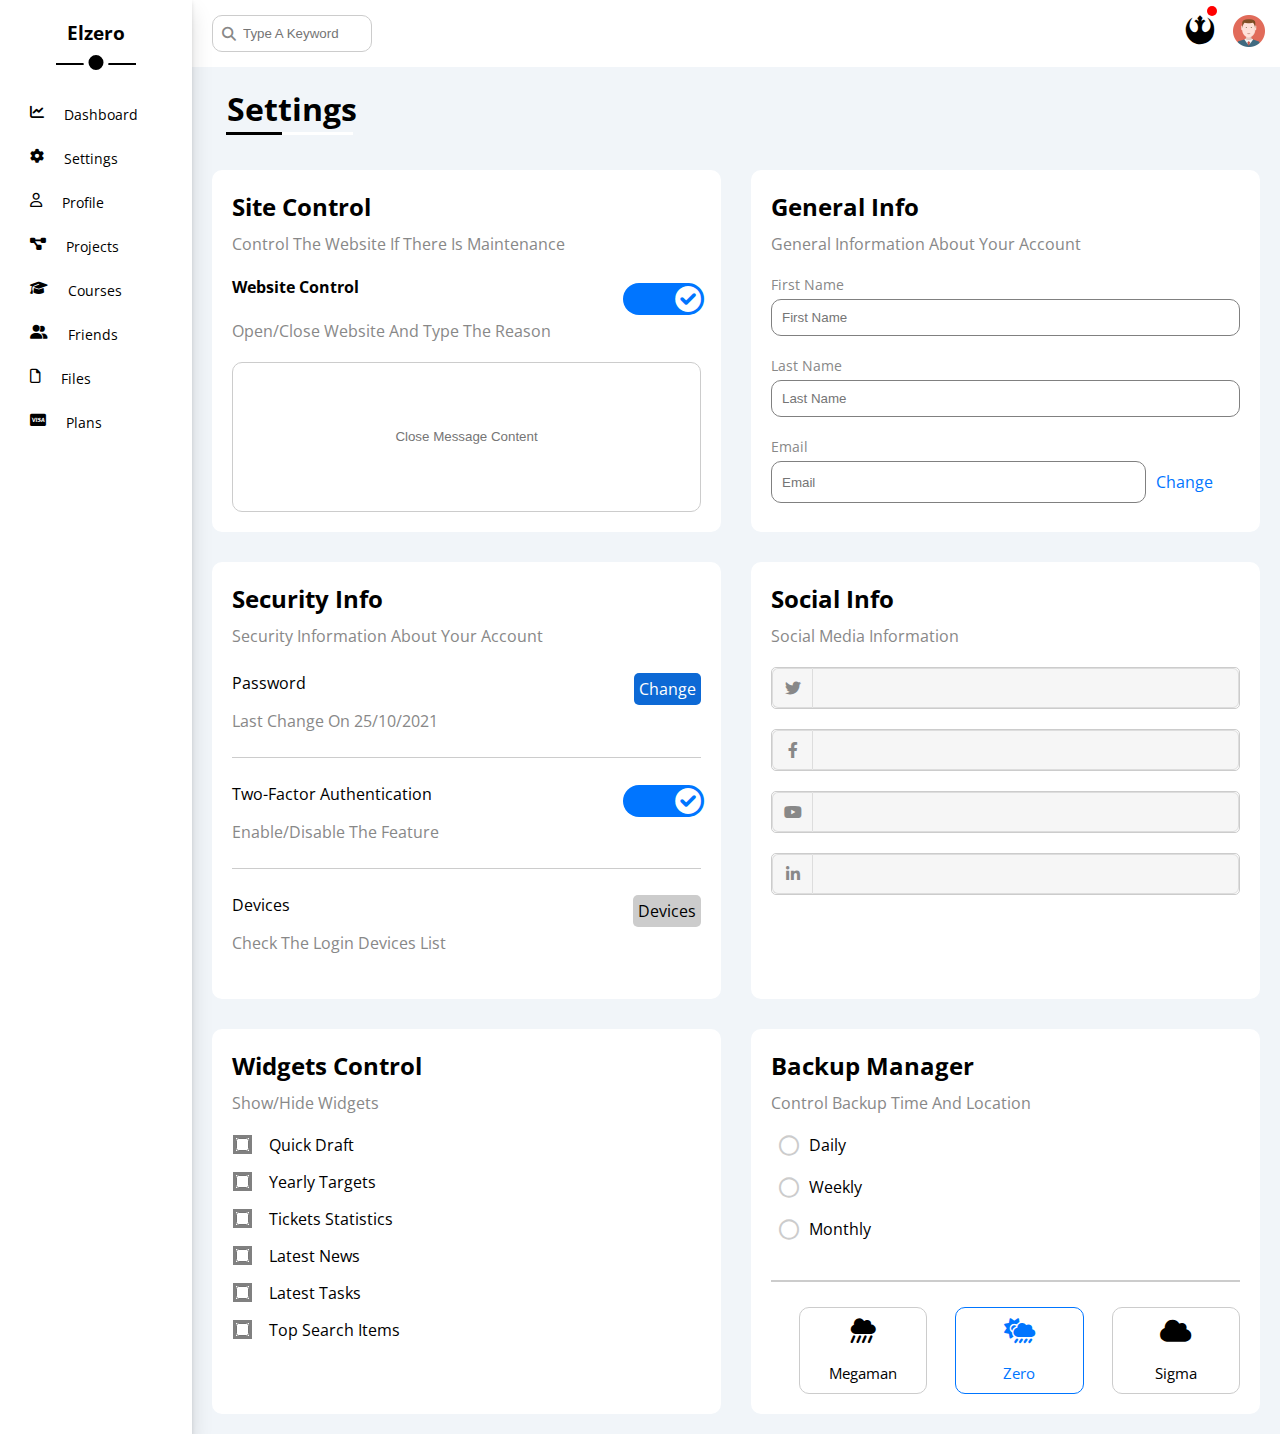
<file: settings.html>
<!DOCTYPE html>
<html lang="en">
<head>
    <meta charset="UTF-8">
    <meta http-equiv="X-UA-Compatible" content="IE=edge">
    <meta name="viewport" content="width=device-width, initial-scale=1.0">
    <title>Settings</title>
    <!-- render all css -->
    <link rel="stylesheet" href="./CSS/all.min.css">
    <!-- fontawesome -->
    <link rel="stylesheet" href="./CSS/all.css">
    <link rel="stylesheet" href="./CSS/framwork.css">
    <link rel="stylesheet" href="./CSS/media.css">
    <!-- google fonnts -->
    <link rel="preconnect" href="https://fonts.googleapis.com" />
    <link rel="preconnect" href="https://fonts.gstatic.com" crossorigin />
    <link href="https://fonts.googleapis.com/css2?family=Open+Sans:wght@300;500&display=swap" rel="stylesheet" />
</head>
<body>
    <div class="page d-flex">
        <div class="sidebar">
            <h3>Elzero</h3>
            <ul>
                <li><a href="index.html"><i class="fas fa-chart-line"></i><span>Dashboard</span></a></li>
                <li><a href="settings.html"><i class="fas fa-cog"></i><span>Settings</span></a></li>
                <li><a href="profile.html"><i class="far fa-user"></i><span>Profile</span></a></li>
                <li><a href="projects.html"><i class="fas fa-project-diagram"></i><span>Projects</span></a></li>
                <li><a href="courses.html"><i class="fas fa-graduation-cap"></i><span>Courses</span></a></li>
                <li><a href="friends.html"><i class="fas fa-user-friends"></i><span>Friends</span></a></li>
                <li><a href="files.html"><i class="far fa-file"></i><span>Files</span></a></li>
                <li><a href="plans.html"><i class="fab fa-cc-visa"></i><span>Plans</span></a></li>
            </ul>
        </div>
        <div class="content">
            <header>
                <div class="search">
                    <input type="search" id="#" placeholder="Type A Keyword">
                </div>
                <div class="header-icons">
                    <i class="fab fa-rebel"></i>
                    <img src="./images/avatar.png" alt="">
                </div>
            </header>
                <h1 class="title">Settings</h1>
                <!-- content in page -->
                <div class="s-container">

                    <div class="site">
                        <h2 class="s-title-h2">Site Control</h2>
                        <span class="s-title-span">Control The Website If There Is Maintenance</span>
                        <div class="site-content">
                            <div class="text">
                                <h4>Website Control</h4>
                                <span class="s-title-span">Open/Close Website And Type The Reason</span>
                            </div>
                            <div>
                                <label>
                                    <input type="checkbox" class="toggle-checkbox" checked>
                                    <div class="toggle-switch"></div>
                                </label>
                            </div>
                        </div>
                        <input type="text" placeholder="Close Message Content">
                    </div>
                    <div class="general-info">
                        <h2 class="s-title-h2">General Info</h2>
                        <span class="s-title-span">General Information About Your Account</span>
                        <div class="text">
                            <span>First Name</span>
                            <input type="text" placeholder="First Name">
                            <span>Last Name</span>
                            <input type="text" placeholder="Last Name">
                            <span>Email</span>
                            <div class="email">
                                <input type="email" placeholder="Email">
                                <a href="#">Change</a>
                            </div> 
                        </div>
                    </div>
                    <!-- Security Info -->
                    <div class="security">
                        <h2 class="s-title-h2">Security Info</h2>
                        <span class="s-title-span">Security Information About Your Account</span>
                        <div class="box">
                            <div class="text">
                                <p>Password</p>
                                <span class="s-title-span">Last Change On 25/10/2021</span>
                            </div>
                            <a href="#" class="change">Change</a>
                        </div>
                        <div class="box">
                            <div class="text">
                                <p>Two-Factor Authentication</p>
                                <span class="s-title-span">Enable/Disable The Feature</span>
                            </div>
                            <div>
                                <label>
                                    <input type="checkbox" class="toggle-checkbox" checked>
                                    <div class="toggle-switch"></div>
                                </label>
                            </div>
                        </div>
                        <div class="box">
                            <div class="text">
                                <p>Devices</p>
                                <span class="s-title-span">Check The Login Devices List</span>
                            </div>
                            <a href="#" class="devices">Devices</a>
                        </div>
                    </div>
                    <!-- end Security Info -->
                    <!-- Social  -->
                    <div class="social-info">
                        <h2 class="s-title-h2">Social Info</h2>
                        <span class="s-title-span">Social Media Information</span>
                            <div class="box">
                                <i class="fa-brands fa-twitter"></i>
                                <input type="text">
                            </div>
                            <div class="box">
                                <i class="fab fa-facebook-f"></i>
                                <input type="text">
                            </div>
                            <div class="box">
                                <i class="fab fa-youtube"></i>
                                <input type="text">
                            </div>
                            <div class="box">
                                <i class="fab fa-linkedin-in"></i>
                                <input type="text">
                            </div>
                    </div>
                    <!-- end Social -->
                    <!-- widgets -->
                    <div class="widgets-control">
                        <h2 class="s-title-h2">Widgets Control</h2>
                        <span class="s-title-span">Show/Hide Widgets</span>
                        <ul>
                            <li><input type="checkbox">Quick Draft</li>
                            <li><input type="checkbox">Yearly Targets</li>
                            <li><input type="checkbox">Tickets Statistics</li>
                            <li><input type="checkbox">Latest News</li>
                            <li><input type="checkbox">Latest Tasks</li>
                            <li><input type="checkbox">Top Search Items</li>
                        </ul>
                    </div>
                    <!-- end widgets -->
                    <!-- Backup Manager -->
                    <div class="backup-manager">
                        <h2 class="s-title-h2">Backup Manager</h2>
                        <span class="s-title-span">Control Backup Time And Location</span>
                        <div class="control-time">
                            <div class="date">
                                <input type="radio" name="time" id="daily">
                                <label for="daily">Daily</label>
                            </div>
                            <div class="date">
                                <input type="radio"name="time" id="weekly">
                                <label for="weekly">Weekly</label>
                            </div>
                            <div class="date">
                                <input type="radio"name="time" id="monthly">
                                <label for="monthly">Monthly</label>
                            </div>
                        </div>
                        <div class="services">
                            <input type="radio" name="server" id="server-one">
                            <div class="server">
                                <label for="server-one">
                                    <i class="fas fa-cloud-showers-heavy"></i>
                                    <span>Megaman</span>
                                </label>
                            </div>
                            <input type="radio" name="server" id="server-two" checked >
                            <div class="server">
                                <label for="server-two">
                                    <i class="fas fa-cloud-sun-rain"></i>
                                    <span>Zero</span>
                                </label>
                            </div>
                            <input type="radio" name="server" id="server-three" >
                            <div class="server">
                                <label for="server-three">
                                    <i class="fas fa-cloud"></i>   
                                    <span>Sigma</span>
                                </label>
                            </div>
                        </div>
                    </div>
                    <!-- end Backup Manager -->
                </div>
            </div>
        </div>
    </div>

</body>
</html>
</file>
<file: CSS/framwork.css>
/* flex */
.d-flex {
    display: flex;
}

.s-flex {
    justify-content: space-between;
}

.c-align {
    text-align: center;
}

/* width */
.width {
    width: 100%;
}

/* padding */
.p-left {
    padding-left: 15px;
}
</file>
<file: CSS/media.css>
:root {
    --blue-color: #0075ff;
    --blue-alt-color: #0d69d5;
    --orange-color: #f59e0b;
    --green-color: #22c55e;
    --red-color: #f44336;
    --grey-color: #888;
    --page-color: #f1f5f9;
    --section-color: #eee;
    --font-phone: 13px;
}

* {
    box-sizing: border-box;
}

body {
    font-family: "Open Sans", sans-serif;
    margin: 0;
}

html {
    scroll-behavior: smooth;
}

*:focus {
    outline: none;
}

a {
    text-decoration: none;
}

ul {
    list-style: none;
    padding: 0;
}

::-webkit-scrollbar {
    width: 15px;
}

::-webkit-scrollbar-track {
    background-color: white;
}

::-webkit-scrollbar-thumb {
    background-color: var(--blue-color);
}

::-webkit-scrollbar-thumb:hover {
    background-color: var(--blue-alt-color);
}

.page {
    background-color: var(--page-color);
    min-height: 100vh;
}

/* end rules */
/* start components */
.content .title {
    padding-left: 15px;
    position: relative;
    margin: 20px 20px 40px;
}

.content .title::before {
    height: 3px;
    content: "";
    position: absolute;
    width: 126px;
    background: white;
    bottom: -5px;
}

.content .title::after {
    content: "";
    height: 3px;
    position: absolute;
    width: 56px;
    background: black;
    bottom: -5px;
    left: 14px;
}

.toggle-checkbox {
    -webkit-appearance: none;
    appearance: none;
    /* display: none; */
}

.toggle-switch {
    background-color: #ccc;
    width: 78px;
    height: 32px;
    border-radius: 16px;
    position: relative;
    transition: 0.2s;
    cursor: pointer;
    top: -10px;
}

.toggle-switch::before {
    font-family: var(--fa-style-family-classic);
    content: "\f057";
    position: absolute;
    width: 30px;
    height: 30px;
    display: flex;
    background-color: white;
    color: #ccc;
    border-radius: 50%;
    font-size: 32px;
    justify-content: center;
    align-items: center;
    left: 0;
    bottom: 1px;
}

.toggle-checkbox:checked+.toggle-switch {
    background-color: var(--blue-color);
}

.toggle-checkbox:checked+.toggle-switch::before {
    content: "\f058";
    left: 50px;
    color: var(--blue-color);
}

/* components for dashpord */
.small-title {
    padding: 10px 0 0 20px;
}

.small-title-h2 {
    margin: 0 0 5px;
}

.small-title-span {
    color: var(--grey-color);
}

/* end for dashpord */
/* components for setting */
.s-title-h2 {
    margin-bottom: 10px;
    margin-top: 0;
}

.s-title-span {
    color: var(--grey-color);
    margin-bottom: 20px;
    margin-top: 0;
}

/* end for setting */
/* end components */

/* start sidebar */
.page .sidebar {
    width: calc(15%);
    text-align: center;
    box-shadow: 0 12px 20px 0 rgb(0 0 0 / 13%), 0 2px 4px 0 rgb(0 0 0 / 12%);
    background-color: white;
    padding: 20px;
    z-index: 1;
}

@media (max-width:767px) {
    .page .sidebar {
        width: 60px;
        padding: 10px;
    }
}

.page .sidebar>h3 {
    margin: 20px auto 50px;
    position: relative;
    margin-top: 0;
}

@media (max-width:767px) {
    .page .sidebar>h3 {
        font-size: var(--font-phone);
        margin-bottom: 10px;
    }
}

.page .sidebar>h3::before {
    content: "";
    width: 80px;
    height: 2px;
    bottom: -20px;
    background-color: black;
    transform: translateX(-50%);
    position: absolute;
    left: 50%;
}

@media (max-width:767px) {

    .page .sidebar>h3::after,
    .page .sidebar>h3::before {
        display: none;
    }
}

.page .sidebar>h3::after {
    content: "";
    height: 15px;
    background-color: black;
    position: absolute;
    bottom: -30px;
    width: 15px;
    left: 50%;
    border-radius: 50%;
    border: 5px solid white;
    transform: translateX(-50%);
}

.page .sidebar li a {
    display: flex;
    text-align: center;
    padding: 10px;
    color: black;
    font-size: 14px;
    margin-bottom: 5px;
}

@media (max-width:767px) {
    .page .sidebar li a span {
        display: none;
    }
}

.page .sidebar li:hover {
    background-color: var(--page-color);
    border-radius: 6px;
}

.page .sidebar li a i {
    padding-right: 20px;
}

/* end sidebar */
/* start  content*/
.page .content {
    width: 85%;
    overflow: hidden;
}

@media (max-width:767px) {
    .page .content {
        width: 100%;
    }
}

header {
    display: flex;
    justify-content: space-between;
    padding: 15px;
    background-color: white;
    height: 67px;
}

header .search {
    position: relative;
}

header input {
    border: 1px solid #ccc;
    border-radius: 10px;
    margin-left: 5px;
    width: 160px;
    transition: 0.3s;
    padding: 10px 10px 10px 30px;
}

header input:focus::placeholder {
    opacity: 0;
}

header input:focus {
    transform: scale(1.1);
}

header .search::before {
    font-family: var(--fa-style-family-classic);
    content: "\f002";
    font-weight: 900;
    position: absolute;
    left: 15px;
    top: 50%;
    transform: translateY(-50%);
    font-size: 14px;
    color: var(--grey-color);
}

header .header-icons {
    width: 80px;
    text-align: center;
    display: flex;
    justify-content: space-between;
    position: relative;
}

header .header-icons::before {
    content: "";
    height: 10px;
    background-color: red;
    position: absolute;
    width: 10px;
    border-radius: 50%;
    top: -9px;
    left: 22px;
}

header .header-icons i {
    font-size: 30px;
}

header .header-icons img {
    width: 32px;
    height: 32px;
}

/* end content*/
/* start dashbord */
.d-container {
    display: grid;
    grid-template-columns: repeat(auto-fill, minmax(450px, 1fr));
    gap: 30px;
    margin-left: 20px;
    margin-right: 20px;
    margin-bottom: 20px;
}

@media (max-width: 767px) {
    .d-container {
        grid-template-columns: repeat(auto-fill, minmax(200px, 1fr));
        margin-left: 10px;
        margin-right: 10px;
        gap: 10px;
    }
}

/* welcome */
.welcome {
    position: relative;
    border-radius: 10px;
    background-color: white;
}

.welcome .text {
    display: flex;
    justify-content: space-between;
    background-color: #eee;
    padding: 20px 0;
    border-radius: 10px 10px 0 0;
}


.welcome .text img {
    width: 200px;
    margin-bottom: -10px;
}

@media (max-width: 767px) {
    .welcome .text img {
        display: none;
    }
}

.welcome>img {
    position: absolute;
    border: 4px solid white;
    border-radius: 50%;
    transform: translateY(-35px);
    left: 30px;
}

@media (max-width: 767px) {
    .welcome>img {
        transform: translateY(-18px);
        left: 20px;
    }
}

.welcome .w-content {
    border-top: 2px solid #eee;
    border-bottom: 2px solid #eee;
    justify-content: space-between;
    display: flex;
    background-color: white;
    padding: 10px 20px 20px 20px;
    text-align: center;
    margin-bottom: 20px;
    margin-top: 40px;
}

.welcome .w-content .text-2 span {
    color: var(--grey-color);
    font-size: 14px;
}

.welcome a {
    display: block;
    background-color: var(--blue-alt-color);
    color: white;
    width: fit-content;
    padding: 10px;
    border-radius: 10px;
    margin: 0 15px 15px auto;
}

/* end welocme box */
/* start Quick draft */
.draft {
    border-radius: 10px;
    background-color: white;
}

.draft .text {
    border-radius: 10px 10px 0 0;
}

.draft .text .text-area {
    padding: 20px;
}

.draft .text .text-area input {
    width: 100%;
    border: none;
    background-color: #eee;
    border-radius: 10px;
    padding: 10px;
    margin-bottom: 10px;
}

.draft .text .text-area textarea {
    width: 100%;
    border: none;
    background-color: #eee;
    border-radius: 10px;
    padding: 10px;
}

.draft a {
    display: block;
    background-color: var(--blue-alt-color);
    color: white;
    width: fit-content;
    padding: 10px;
    border-radius: 10px;
    margin: 0 15px 15px auto;
}

/* end Quick draft */
/* start Targets */
.targets {
    border-radius: 10px;
    background-color: white;
}

.targets .target-raw {
    display: flex;
    padding: 20px;
}

.targets .target-raw .icon-center {
    display: flex;
    width: 100px;
    height: 100px;
    justify-content: center;
    align-items: center;
}

.targets .target-raw .icon-center i {
    font-size: 20px;
}

.targets .target-raw .t-text {
    padding: 10px;
    width: calc(100% - 100px);
}

.targets .target-raw .t-text .progress {
    position: relative;
    height: 4px;
    bottom: -20px;
}

.targets .target-raw .t-text .progress>span {
    position: absolute;
    left: 0;
    top: 0;
    height: 100%;
}

.targets .target-raw .t-text .progress>span span {
    position: absolute;
    bottom: 16px;
    right: -16px;
    padding: 2px 5px;
    border-radius: 6px;
    font-size: 13px;
    color: white;
}

.targets .target-raw .t-text h5 {
    margin: 0 0 10px;
    color: var(--grey-color);
}

.targets .target-raw .t-text span {
    font-weight: bold;
}

/* end Targets */
/* start static */
.static {
    border-radius: 10px;
    background-color: white;
}

.static .static-content {
    display: flex;
    gap: 20px;
    flex-wrap: wrap;
    text-align: center;
    padding: 15px;
}

.static .static-content .box {
    width: calc(50% - 10px);
    border: 1px solid #ccc;
    border-radius: 10px;
    padding: 30px 10px;
}

@media (max-width: 767px) {
    .static .static-content .box {
        width: 100%;
    }
}

.static .static-content .box p {
    font-weight: bold;
    font-size: 25px;
    margin: 10px;
}

.static .static-content .box span {
    color: var(--grey-color);
}

/* end static */
/* news */
.news {
    background-color: white;
    border-radius: 10px;

}

.news .big-box {
    padding: 20px;
}

.news .box {
    display: flex;
    text-align: center;
    position: relative;
    margin-bottom: 20px;
    padding-bottom: 20px;
}

@media (max-width:767px) {
    .news .box>span {
        display: none;
    }
}

.news .box:not(:last-of-type) {
    border-bottom: 1px solid #eee;
}

.news .box img {
    border-radius: 6px;
    margin-right: 15px;
}

.news .box .text {
    text-align: start;
    flex-grow: 1;
}

.news .box .text h3 {
    margin: 0 0 6px;
    font-size: 16px;
}

.news .box .text span {
    font-size: 16px;
    color: var(--grey-color);
}

.news .box>span {
    position: absolute;
    top: 0%;
    right: 0;
    font-size: 10px;
    border: 1px solid #ccc;
    background-color: #ccc;
    padding: 10px;
    border-radius: 10px;
    transform: translateY(12px);
}

/* end news */
/* start tasks */
.tasks {
    background-color: white;
    border-radius: 10px;
}

.tasks .tasks-container {
    padding: 20px;
}

.tasks .tasks-container .task-raw {
    margin-bottom: 15px;
    padding-bottom: 15px;
    display: flex;
    align-items: center;
    justify-content: space-between;
}

.tasks .tasks-container .task-raw:not(:last-of-type) {
    border-bottom: 1px solid #eee;
}

.tasks .task-raw .text h4 {
    margin: 0 0 20px 0;
}

.tasks .task-raw .text p {
    margin: 0;
    color: var(--grey-color);
}

.tasks .task-raw i {}


/* end tasks */
/* start top search */
.top-seaech {
    background-color: white;
    border-radius: 10px;
}

.top-seaech .box {
    display: flex;
    justify-content: space-between;
    align-items: center;
    padding: 0 20px 0 20px;
}

.top-seaech .box span {
    padding: 4px 10px;
    border-radius: 6px;
    font-size: 13px;
    background-color: #ccc;
}

/* end top search */
/* upload */
.uploads {
    background-color: white;
    border-radius: 10px;

}

.uploads .big-box {
    padding: 20px;
}

.uploads .box {
    display: flex;
    text-align: center;
    position: relative;
    margin-bottom: 20px;
    padding-bottom: 20px;
}

.uploads .box:not(:last-of-type) {
    border-bottom: 1px solid #eee;
}

.uploads .box img {
    border-radius: 6px;
    margin-right: 15px;
}

.uploads .box .text {
    text-align: start;
    flex-grow: 1;
}

.uploads .box .text h3 {
    margin: 0 0 6px;
    font-size: 16px;
}

.uploads .box .text span {
    font-size: 16px;
    color: var(--grey-color);
}

.uploads .box>span {
    position: absolute;
    top: 0%;
    right: 0;
    font-size: 10px;
    border: 1px solid #ccc;
    background-color: #ccc;
    padding: 10px;
    border-radius: 10px;
    transform: translateY(12px);
}

/* end upload */
/* start project */
.projects-progress {
    background-color: white;
    border-radius: 10px;
    position: relative;
}

.projects-progress img {
    position: absolute;
    width: 160px;
    right: 0;
    bottom: 0;
    opacity: 0.3;
}

.projects-progress ul {
    padding: 0 0 0 70px;
    position: relative;
}

.projects-progress ul::before {
    content: "";
    position: absolute;
    width: 2px;
    height: 208px;
    background-color: var(--blue-color);
    z-index: 1;
    left: 36px;
}

.projects-progress ul li {
    display: flex;
    align-items: center;
    margin-top: 25px;
}

.projects-progress ul li::before {
    content: "";
    position: absolute;
    width: 20px;
    height: 20px;
    z-index: 2;
    left: 25px;
    outline: 2px solid var(--blue-color);
    border: solid 2px white;
    border-radius: 50%;
}

.projects-progress ul .color:before {
    background-color: var(--blue-color);
}

.projects-progress ul .uncolor:before {
    background-color: #f1f5f9;
}

.projects-progress ul .done::before {
    animation: change-color 1.5s infinite alternate;
}

@keyframes change-color {

    0%,
    50% {
        background-color: #f1f5f9;
    }

    50%,
    100% {
        background-color: var(--blue-color);

    }
}

/* end project */
/* start Reminders */
.reminders {
    background-color: white;
    border-radius: 10px;
}

.reminders ul {
    margin-left: 70px;
}

.reminders ul li {
    margin-top: 20px;
    position: relative;
}

.reminders ul li::before {
    content: "";
    height: 100%;
    width: 5px;
    position: absolute;
    left: -20px;
}

.reminders ul li::after {
    content: "";
    height: 15px;
    width: 15px;
    border-radius: 50%;
    position: absolute;
    top: 40%;
    left: -45px
}

.reminders ul .blue::before,
.reminders ul .blue::after {
    background-color: var(--blue-color);
}

.reminders ul .green::before,
.reminders ul .green::after {
    background-color: var(--green-color);
}

.reminders ul .orange::before,
.reminders ul .orange::after {
    background-color: var(--orange-color);
}

.reminders ul .red::before,
.reminders ul .red::after {
    background-color: var(--red-color);
}

.reminders ul li span:first-child {
    display: block;
    font-weight: bold;
    margin-bottom: 10px;
}

.reminders li span:last-child {
    color: var(--grey-color);
}

/* end Reminders */
/* Latest Post */
.post {
    background-color: white;
    border-radius: 10px;
}

.post .text {
    padding-left: 20px;
    display: flex;
    padding-bottom: 20px;
}

.post .text img {
    width: 48px;
    height: 48px;
    margin-right: 15px;
}

.post .text .post-title span:first-child {
    display: block;
    font-weight: bold;
    margin-bottom: 5px;
}

.post .text .post-title span:last-child {
    color: var(--grey-color);
    font-size: 14px;
}

.post .post-content {
    text-transform: capitalize;
    line-height: 1.8;
    border-top: 1px solid #ccc;
    border-bottom: 1px solid #ccc;
    min-height: 140px;
    margin-bottom: 20px;
    padding-bottom: 20px;
    padding-top: 20px;
    padding-left: 20px;
}

.post .post-icon {
    display: flex;
    justify-content: space-between;
    align-content: center;
    padding: 20px;
    color: var(--grey-color);
}

.post .post-icon i {
    margin-right: 15px;
}

/* end Latest Post */
/* Social Media Stats */
.social-media {
    background-color: white;
    border-radius: 10px;
    padding: 20px;
}

.social-media .raw {
    padding-right: 20px;
    display: flex;
    margin-bottom: 20px;
}

.social-media .twitter {
    background-color: rgb(135, 200, 216);
}

.social-media .facebook {
    background-color: rgb(152, 202, 235);
}

.social-media .youtube {
    background-color: rgb(235, 158, 152);
}

.social-media .linkedin {
    background-color: rgb(93, 143, 219);
}

.social-media .raw i {
    display: flex;
    width: 70px;
    height: 70px;
    justify-content: center;
    align-items: center;
    color: white;
    font-size: 30px;
}

.social-media .raw i:hover {
    transform: rotate(7deg);
}

.social-media .twitter i {
    background-color: #0075ff;
}

.social-media .facebook i {
    background-color: blue;
}

.social-media .youtube i {
    background-color: red;
}

.social-media .linkedin i {
    background-color: var(--blue-alt-color);
}

.social-media .raw .text {
    flex: 1;
    display: flex;
    justify-content: space-between;
    align-items: center;
    padding-left: 30px;
}

.social-media .raw .text a {
    padding: 5px;
    border-radius: 5px;
    color: white;
    font-size: 14px;
}

.social-media .raw .text p {
    color: white;
}

.social-media .twitter .text a {
    background-color: #0075ff;
}

.social-media .facebook .text a {
    background-color: blue;
}

.social-media .youtube .text a {
    background-color: red;
}

.social-media .youtube .text p {
    color: red;
}

.social-media .linkedin .text a {
    background-color: var(--blue-alt-color);
}

/* end Social Media Stats */
/* projects table */
.projects-table {
    background-color: white;
    padding: 20px;
    margin: 20px;
    border-radius: 10px;
}

.projects-table table,
th,
td {
    border: 1px solid #eee;
}

.projects-table table {
    width: 100%;
    overflow: hidden;
}

.projects-table table tr:hover {
    background-color: #eee;
}

.projects-table table th {
    background-color: #ccc;
    padding: 15px;
}

.projects-table table td {
    padding: 13px;
}

.projects-table table td span {
    color: white;
    border-radius: 5px;
    padding: 5px;
    font-size: 12px;
}

.projects-table table .orange span {
    background-color: var(--orange-color);
}

.projects-table table .blue span {
    background-color: var(--blue-color);
}

.projects-table table .green span {
    background-color: var(--green-color);
}

.projects-table table .red span {
    background-color: var(--red-color);
}

.projects-table table td img {
    width: 32px;
    height: 32px;
    border-radius: 50%;
    padding: 2px;
    background-color: white;
}

.projects-table table td img:not(:first-child) {
    margin-left: -20px;
}

/* end projects table */
/* end dashbord */
/* start setting */
.s-container {
    display: grid;
    grid-template-columns: repeat(auto-fill, minmax(500px, 1fr));
    gap: 30px;
    margin-left: 20px;
    margin-right: 20px;
    margin-bottom: 20px;
}

@media (max-width: 767px) {
    .s-container {
        grid-template-columns: minmax(100px, 1fr);
        margin-left: 10px;
        margin-right: 10px;
        gap: 10px;
        font-size: 12px;
    }
}


/* start site control */
.site {
    border-radius: 10px;
    background-color: white;
    padding: 20px;
}

.site .site-content {
    display: flex;
    justify-content: space-between;
    align-items: center;
    margin-bottom: 20px;
}

.site .site-content .check-box {
    background-color: #0d69d5;
    width: 100px;
}

.site>input {
    width: 100%;
    min-height: 150px;
    border-radius: 10px;
    border: 1px solid #ccc;
}

.site>input::placeholder {
    padding: 10px;
    text-align: center;
    resize: none;
}



/* end site control */
/* general info */
.general-info {
    border-radius: 10px;
    background-color: white;
    padding: 20px;
}

.general-info .text span {
    display: block;
    margin: 20px 0 5px 0;
    font-size: 14px;
    color: var(--grey-color);
}

.general-info .text input[type="text"] {
    width: 100%;
    border: 1px solid gray;
    border-radius: 10px;
    padding: 10px;
}

.general-info .text input[type="text"]::placeholder {
    resize: none;
}

.general-info .text .email {
    display: flex;
}

.general-info .text .email input[type="email"] {
    width: 80%;
    border: 1px solid gray;
    border-radius: 10px;
    padding: 10px;
    resize: none;
}

.general-info .text .email a {
    border: none;
    color: var(--blue-color);
    padding: 10px;
    font-size: 16px;
}

/* end general info */
/* Security Info */
.security {
    border-radius: 10px;
    background-color: white;
    padding: 20px;
}

.security .box {
    display: flex;
    justify-content: space-between;
    align-items: center;
    padding-bottom: 25px;
}

.security .box:not(:last-child) {
    border-bottom: 1px solid #ccc;
}

.security .box .text p {
    margin-top: 25px;
}

.security .box a {}

.security .box .change {
    color: white;
    background-color: var(--blue-alt-color);
    border-radius: 5px;
    padding: 5px;
}

.security .box .devices {
    color: black;
    background-color: #ccc;
    padding: 5px;
    border-radius: 5px;
}

/* End Security Info */
/* social */
.social-info {
    border-radius: 10px;
    background-color: white;
    padding: 20px;
}

.social-info .box {
    display: flex;
    border: solid 1px #ccc;
    border-radius: 5px;
    margin-top: 20px;
}

.social-info .box i {
    width: 40px;
    height: 40px;
    background-color: #f6f6f6;
    border: 1px solid #ddd;
    border-right: none;
    border-radius: 6px 0 0 6px;
    transition: 0.3s;
    display: flex;
    justify-content: center;
    align-items: center;
    color: var(--grey-color);
}

.social-info .box input {
    height: 40px;
    background-color: #f6f6f6;
    border: 1px solid #ddd;
    padding-left: 10px;
    border-radius: 0 6px 6px 0;
    flex: 1;
}

.social-info .box:focus-within i {
    color: black;
}

/* end social */
/* widgets-control */
.widgets-control {
    border-radius: 10px;
    background-color: white;
    padding: 20px;
}

.widgets-control ul {
    margin-top: 20px;
}

.widgets-control ul li {
    margin-top: 15px;
}

.widgets-control ul li input[type="checkbox"] {
    outline: solid 3px gray;
    margin-right: 20px;
}

.widgets-control ul li {
    color: black;
}

/* end widgets-control */
/* start Backup Manager */
.backup-manager {
    border-radius: 10px;
    background-color: white;
    padding: 20px;
}

.backup-manager .control-time {
    padding: 20px 0 20px 0;
    border-bottom: solid 2px #ccc;
}

.backup-manager .control-time .date {
    margin-bottom: 20px;
    display: flex;
    align-items: center;
}

.backup-manager .control-time .date input[type="radio"] {
    -webkit-appearance: none;
    appearance: none;
    /* display: none; */
}

.backup-manager .control-time .date label {
    position: relative;
    cursor: pointer;
    padding-left: 30px;
}

.backup-manager .control-time .date label::before {
    font-family: var(--fa-style-family-classic);
    content: "\f111";
    position: absolute;
    width: 20px;
    height: 20px;
    display: flex;
    background-color: white;
    color: #ccc;
    font-size: 20px;
    justify-content: center;
    align-items: center;
    left: 0;
    bottom: 0;
}

.backup-manager .control-time .date label::after {
    content: "";
    position: absolute;
    width: 14px;
    height: 14px;
    background-color: var(--blue-color);
    border-radius: 50%;
    left: 0;
    bottom: 0;
    border: 3px solid white;
    outline: 1px solid var(--blue-color);
    transition: 0.3s;
    scale: 0;
}

.backup-manager .control-time .date input[type="radio"]:checked+label::after {
    scale: 1;
}

.backup-manager .control-time .date input[type="radio"]:checked+label::before {
    color: var(--blue-color);

}

.backup-manager .services {
    display: flex;
    align-items: center;
    justify-content: space-between;
    padding-top: 25px;
}

.backup-manager .services .server {
    width: calc(100%/3);
    text-align: center;
    border: 1px solid #ccc;
    border-radius: 10px;
    margin-left: 20px;
    position: relative;
}



.backup-manager .services label {
    display: flex;
    justify-content: center;
    flex-direction: column;
    cursor: pointer;
}


.backup-manager .services input[type="radio"] {
    -webkit-appearance: none;
    appearance: none;
}

.backup-manager .services i {
    font-size: 25px;
    padding: 10px;
}

.backup-manager .services span {
    font-size: 15px;
    padding: 10px;
}

.backup-manager .services input[type="radio"]:checked+.server {
    color: var(--blue-color);
    border-color: var(--blue-color);
}

/* end Backup Manager */
/* projects */
.Project-dashboard {
    border-radius: 10px;
    background-color: white;
    padding: 20px;
    position: relative;
}

.Project-dashboard .date {
    position: absolute;
    color: var(--grey-color);
    top: 10px;
    right: 10px;
}

.Project-dashboard .image-holder {
    padding: 40px 0 20px 0;
    border-bottom: 1px solid #ccc;
}

.Project-dashboard img {
    width: 40px;
    height: 40px;
    border-radius: 50%;
    padding: 2px;
    background-color: white;
}

.Project-dashboard img:not(:first-child) {
    margin-left: -20px;
}

.Project-dashboard .text {
    padding: 20px 0 20px 0;
    border-bottom: 1px solid #ccc;
    text-align: end;
}

.Project-dashboard .text span {
    padding: 10px;
    background-color: #ccc;
    border-radius: 10px;
    font-size: 10px;
}

.Project-dashboard .footer {
    padding: 10px 0 10px 0;
    display: flex;
    justify-content: space-between;
    align-items: center;
}

.Project-dashboard .footer .raw {
    position: relative;
    width: 260px;
    height: 15px;
    background-color: #ccc;
    border-radius: 10px;
}

@media (max-width:767px) {
    .Project-dashboard .footer .raw {
        width: 200px;
        height: 15px;
    }
}

.Project-dashboard .footer span {
    position: absolute;
    height: 15px;
    border-radius: 10px;
}

.Project-dashboard .footer .red {
    background-color: red;
}

.Project-dashboard .footer .green {
    background-color: var(--green-color);
}

.Project-dashboard .footer .blue {
    background-color: var(--blue-color);
}

.Project-dashboard .footer .cost {
    color: var(--grey-color);
}

/* end projects */
/* start plans */
.plans-container {
    display: grid;
    grid-template-columns: repeat(auto-fill, minmax(500px, 1fr));
    gap: 30px;
    margin-left: 20px;
    margin-right: 20px;
    margin-bottom: 20px;
}


@media (max-width: 767px) {
    .plans-container {
        grid-template-columns: minmax(100px, 1fr);
        margin-left: 10px;
        margin-right: 10px;
        gap: 10px;
        font-size: 12px;
    }
}

.plans-container .plane {
    background-color: white;
    padding: 20px;
}

.plans-container .plane .head {
    text-align: center;
    border: 3px solid white;
    color: white;
}

.plans-container .plane .green {
    background-color: var(--green-color);
    outline: 2px solid var(--green-color);
}

.plans-container .plane .blue {
    background-color: var(--blue-color);
    outline: 2px solid var(--blue-color);
}

.plans-container .plane .yellow {
    background-color: var(--orange-color);
    outline: 2px solid var(--orange-color);
}

.plans-container .plane .head p {
    font-size: 40px;
    margin: 0 0 20px 0;
    position: relative;
}

.plans-container .plane .head p:before {
    font-family: var(--fa-style-family-classic);
    content: "\24";
    font-weight: 900;
    position: absolute;
    color: white;
    font-size: 20px;
    transform: translateX(-12px);
}

.plans-container .plane .head span {
    display: block;
    padding: 20px 0 0 0;
    font-weight: bold;
    font-size: 20px;
}

.plans-container .plane .raw {
    display: flex;
    align-items: center;
    justify-content: space-between;
    margin-left: 20px;
    position: relative;
    padding: 15px 0 15px 0;
    border-bottom: 1px solid #ccc;
}

.plans-container .plane .yes::before {
    font-family: var(--fa-style-family-classic);
    content: "\f00c";
    font-weight: 900;
    position: absolute;
    font-size: 20px;
    left: -23px;
    color: var(--green-color);
}

.plans-container .plane .no::before {
    font-family: var(--fa-style-family-classic);
    content: "\f00d";
    font-weight: 900;
    position: absolute;
    font-size: 20px;
    left: -23px;
    color: var(--red-color);
}

.plans-container .plane .raw i {
    color: var(--grey-color);
    font-size: 18px;
}

.plans-container .plane a {
    border-radius: 5px;
    color: white;
    font-size: 16px;
    padding: 5px;
    width: fit-content;
    display: block;
    margin: 10px 0 10px 20px;
}

.plans-container .plane .Current {
    color: var(--grey-color);
    font-size: 16px;
    padding: 5px;
    width: fit-content;
    display: block;
    margin: 10px auto 10px auto;
}

/* end start plans */
/* End setting */
</file>
<file: CSS/courses.css>
:root {
    --blue-color: #0075ff;
    --blue-alt-color: #0d69d5;
    --orange-color: #f59e0b;
    --green-color: #22c55e;
    --red-color: #f44336;
    --grey-color: #888;
    --page-color: #f1f5f9;
    --section-color: #eee;
    --font-phone: 13px;
}

.c-container {
    display: grid;
    grid-template-columns: repeat(auto-fill, minmax(300px, 1fr));
    gap: 30px;
    margin-left: 20px;
    margin-right: 20px;
    margin-bottom: 20px;
}

@media (max-width: 767px) {
    .c-container {
        grid-template-columns: minmax(100px, 1fr);
        margin-left: 10px;
        margin-right: 10px;
        gap: 10px;
        font-size: 12px;
    }
}


/* start profile */
.courses {
    border-radius: 10px;
    background-color: white;
    padding: 20px;
    /* overflow: hidden; */
}

.courses .image-holder {
    position: relative;
}

.courses .image-holder .ground {
    max-width: 100%;
}

.courses .image-holder .avatr {
    width: 65px;
    height: 65px;
    border-radius: 50%;
    position: absolute;
    left: 15px;
    top: 15px;
    border: 1px solid white;
}

.courses .text {
    padding-bottom: 25px;
    border-bottom: 1px solid #ccc;
    position: relative;
}

.courses .text h4 {
    margin: 10px 0;
}

.courses .text p {
    color: var(--grey-color);
    margin: 10px 0;
}

.courses .text .blue {
    position: absolute;
    background-color: var(--blue-color);
    border-radius: 10px;
    padding: 5px;
    font-size: 14px;
    color: white;
    position: absolute;
    background-color: var(--blue-color);
    border-radius: 10px;
    padding: 5px;
    font-size: 14px;
    color: white;
    transform: translateX(140%);
    bottom: -14px;
}

.courses .footer {
    padding: 25px 0 0;
    display: flex;
    justify-content: space-between;
}

.courses .footer span {
    color: var(--grey-color);
}
</file>
<file: CSS/files.css>
:root {
    --blue-color: #0075ff;
    --blue-alt-color: #0d69d5;
    --orange-color: #f59e0b;
    --green-color: #22c55e;
    --red-color: #f44336;
    --grey-color: #888;
    --page-color: #f1f5f9;
    --section-color: #eee;
    --font-phone: 13px;
}

.files-container {
    display: flex;
    gap: 20px;
    margin-left: 20px;
    margin-right: 20px;
    margin-bottom: 20px;
    flex-direction: row;
    align-items: flex-start;
}

@media (max-width:767px) {
    .files-container {
        flex-flow: column-reverse;
    }
}

/* start files */
.files {
    display: grid;
    grid-template-columns: repeat(auto-fill, minmax(200px, 1fr));
    gap: 30px;
    width: 70%;
}

@media (max-width:767px) {
    .files {
        grid-template-columns: minmax(300px, 1fr);
    }
}

.files .box {
    position: relative;
    border-radius: 10px;
    background-color: white;
    padding: 20px;
}

.files .box .icon {
    position: absolute;
    color: var(--grey-color);
    top: 10px;
}

.files .box .image-holder {
    text-align: center;
}

.files .box .image-holder img {
    width: 80px;
    height: 80px;
    margin: 10px 0;
    transition: 0.3s;
}

.files .box .image-holder img:hover {
    transform: rotate(10deg);
}

.files .box .image-holder span {
    display: block;
    margin-left: 10px;
}

.files .box .name {
    font-size: 14px;
    color: var(--grey-color);
    padding: 10px 0;
    display: block;
}

.files .box .footer {
    display: flex;
    justify-content: space-between;
    align-items: center;
    border-top: 1px solid #ccc;
    padding: 10px 0 0;
    color: var(--grey-color);
    font-size: 14px;
}

/* end files */
/* start Statistics */
.Statistics {
    border-radius: 10px;
    background-color: white;
    padding: 20px;
}

@media (max-width:767px) {
    .Statistics {
        width: 100%;
    }
}

.Statistics .box {
    border: 1px solid #ccc;
    display: flex;
    align-items: center;
    border-radius: 10px;
    padding: 10px;
    margin-bottom: 10px;
}

.Statistics .box .icon i {
    display: flex;
    width: 70px;
    height: 70px;
    justify-content: center;
    align-items: center;
    font-size: 30px;
    margin-right: 20px;
}

.Statistics .box .blue i {
    color: blue;
    background-color: var(--blue-color);
}

.Statistics .box .green i {
    color: green;
    background-color: var(--green-color);
}

.Statistics .box .red i {
    color: red;
    background-color: var(--red-color);
}

.Statistics .box .orange i {
    color: orangered;
    background-color: var(--orange-color);
}

.Statistics .box .content {
    display: flex;
    align-items: center;
    justify-content: space-between;
}

.Statistics .box .content .gray {
    color: var(--grey-color);
    font-size: 14px;
}

.Statistics .box .text h3 {
    margin: 0;
    font-size: 16px;
}

.Statistics .box .text span {
    color: var(--grey-color);
    font-size: 14px;
}

.Statistics .buttom {
    margin: 20px auto 0;
    width: fit-content;
    display: block;
    background-color: var(--blue-color);
    border-radius: 10px;
    padding: 8px;
    color: white;
}

.Statistics .buttom:hover i {}
</file>
<file: CSS/friends.css>
:root {
    --blue-color: #0075ff;
    --blue-alt-color: #0d69d5;
    --orange-color: #f59e0b;
    --green-color: #22c55e;
    --red-color: #f44336;
    --grey-color: #888;
    --page-color: #f1f5f9;
    --section-color: #eee;
    --font-phone: 13px;
}

.f-container {
    display: grid;
    grid-template-columns: repeat(auto-fill, minmax(300px, 1fr));
    gap: 30px;
    margin-left: 20px;
    margin-right: 20px;
    margin-bottom: 20px;
}

@media (max-width: 767px) {
    .f-container {
        grid-template-columns: minmax(100px, 1fr);
        margin-left: 10px;
        margin-right: 10px;
        gap: 10px;
        font-size: 12px;
    }
}

/* start friends */
.friends-box {
    border-radius: 10px;
    background-color: white;
    padding: 20px;
    position: relative;
}

.friends-box .icons {
    position: absolute;
}

.friends-box .icons i {
    color: var(--grey-color);
    background-color: #eee;
    border-radius: 50%;
    padding: 10px;
    font-size: 15px;
}

.friends-box .icons i:hover {
    color: var(--blue-alt-color);
}



.friends-box .image-holder {
    text-align: center;
    padding: 10px 0;
}

.friends-box .image-holder img {
    width: 100px;
    height: 100px;
    border-radius: 50%;
    margin: 10px 0;
}

.friends-box .image-holder p {
    margin: 0 0 5px 0;
    font-weight: bold;
}

.friends-box .gray {
    font-size: 13px;
    color: var(--grey-color);
}

.friends-box .middle {
    border-top: 1px solid #ccc;
    border-bottom: 1px solid #ccc;
}

.friends-box .middle ul li,
.friends-box .middle-vip ul li {
    padding: 5px 0;

}

.friends-box .middle ul li:first-child:before,
.friends-box .middle-vip ul li:first-child:before {
    font-family: var(--fa-style-family-classic);
    content: "\f2b5";
    font-size: 16px;
    margin-right: 5px;
}

.friends-box .middle ul li:nth-child(2)::before,
.friends-box .middle-vip ul li:nth-child(2)::before {
    font-family: var(--fa-style-family-classic);
    content: "\f004";
    font-size: 16px;
    margin-right: 5px;
}

.friends-box .middle ul li:last-child::before,
.friends-box .middle-vip ul li:last-child::before {
    font-family: var(--fa-style-family-classic);
    content: "\f5b8";
    font-size: 16px;
    margin-right: 5px;
}

.friends-box .footer {
    display: flex;
    justify-content: space-between;
    align-items: center;
    padding: 10px 0;
}

.friends-box .footer .bottom .blue {
    padding: 5px;
    background-color: var(--blue-color);
    border-radius: 10px;
    font-size: 14px;
    color: white;
}

.friends-box .footer .bottom .red {
    padding: 5px;
    background-color: var(--red-color);
    border-radius: 10px;
    font-size: 14px;
    color: white;
}

/* VIP */
.friends-box .middle-vip {
    border-top: 1px solid #ccc;
    border-bottom: 1px solid #ccc;
    display: flex;
    justify-content: space-between;
    align-items: center;
}

.friends-box .middle-vip .vip {
    font-size: 50px;
    color: var(--red-color);
    opacity: 0.3;
}



/* end friends */
</file>
<file: CSS/profile.css>
:root {
    --blue-color: #0075ff;
    --blue-alt-color: #0d69d5;
    --orange-color: #f59e0b;
    --green-color: #22c55e;
    --red-color: #f44336;
    --grey-color: #888;
    --page-color: #f1f5f9;
    --section-color: #eee;
    --font-phone: 13px;
}

.p-container {
    display: flex;
    gap: 30px;
    margin-left: 20px;
    margin-right: 20px;
    margin-bottom: 20px;
    flex-wrap: wrap;
}

/* start profile */
.profile {
    border-radius: 10px;
    background-color: white;
    padding: 20px;
    display: flex;
    width: 100%;
}

@media (max-width:767px) {
    .profile {
        flex-direction: column;
        align-items: center;
    }
}

.profile .image {
    text-align: center;
    padding: 0 40px 0 30px;
    border-right: 1px solid #ccc;
}

@media (max-width:767px) {
    .profile .image {
        border-right: none;
    }
}

.profile .image p {
    margin: 10px 0;
}

.profile .image .gray {
    margin: 10px 0;
    font-size: 14px;
    color: var(--grey-color)
}

.profile .raw {
    background-color: #ccc;
    height: 5px;
    width: 100%;
    border-radius: 10px;
    margin: 10px 0;
    position: relative;
}

.profile .raw .blue {
    background-color: var(--blue-alt-color);
    height: 5px;
    width: 80px;
    border-radius: 10px;
    position: absolute;
    left: 0;
}

.profile .icons {
    margin: 10px 0;
}

.profile .icons i {
    color: gold;
}

.profile .text {
    padding: 0 0 0 10px;
    flex: 1;
}

.profile .text .box {
    display: flex;
    align-items: center;
    padding: 20px;
    flex-wrap: wrap;
}

@media (max-width:767px) {
    .profile .text .box {
        justify-content: center;
        align-items: center;
    }
}

.profile .text .box:not(:last-child) {
    border-bottom: 1px solid #ccc;
}

.profile .text .box .info {
    width: 100%;
    font-weight: normal;
}

.profile .text .box h4 {
    margin: 0;
}

.profile .text .box p {
    min-width: 225px;
    padding: 10px 0 0;
}

.profile .text .box .buttom {
    min-width: 100px;
    padding: 10px 0 0;
}


.p-toggle-checkbox {
    -webkit-appearance: none;
    appearance: none;
}

.p-toggle-switch {
    background-color: #ccc;
    width: 100px;
    height: 20px;
    border-radius: 16px;
    position: relative;
    transition: 0.2s;
    cursor: pointer;
    top: -10px;
}

.p-toggle-switch::before {
    font-family: var(--fa-style-family-classic);
    content: "\f057";
    position: absolute;
    width: 18px;
    height: 18px;
    display: flex;
    background-color: white;
    color: #ccc;
    border-radius: 50%;
    font-size: 20px;
    justify-content: center;
    align-items: center;
    left: 0;
    bottom: 1px;
}

.p-toggle-checkbox:checked+.p-toggle-switch {
    background-color: var(--blue-color);
}

.p-toggle-checkbox:checked+.p-toggle-switch::before {
    content: "\f058";
    left: 81px;
    color: var(--blue-color);
}

/* end profile */
/* start my skills */
.skills {
    border-radius: 10px;
    background-color: white;
    padding: 20px;
    width: 25%;
}

@media (max-width:767px) {
    .skills {
        width: 100%;
    }
}

.skills .box {
    padding: 20px 0 20px 0;
    text-align: start;
}

.skills .box:not(:last-child) {
    border-bottom: 1px solid #ccc;
}

.skills .box span {
    padding: 10px;
    background-color: #ccc;
    border-radius: 10px;
    font-size: 10px;
}

/* end my skills */
/* Activities */
.activities {
    border-radius: 10px;
    background-color: white;
    padding: 20px;
    width: 70%;
}

@media (max-width:767px) {
    .activities {
        width: 100%;
    }
}

.activities .box {
    display: flex;
    align-items: center;
    padding: 20px 0;
}

.activities .box:not(:last-child) {
    border-bottom: 1px solid #ccc;
}

.activities .box img {
    width: 64px;
    height: 64px;
    margin-right: 10px;
}

.activities .box .text {
    flex: 1;
    display: flex;
    align-items: center;
}


.activities .box .text span {
    display: block;
    margin-bottom: 10px;
}

.activities .box .text .gray {
    color: var(--grey-color);
}

.activities .box .text .info {
    text-align: end;
}

/* End Activities */
</file>
